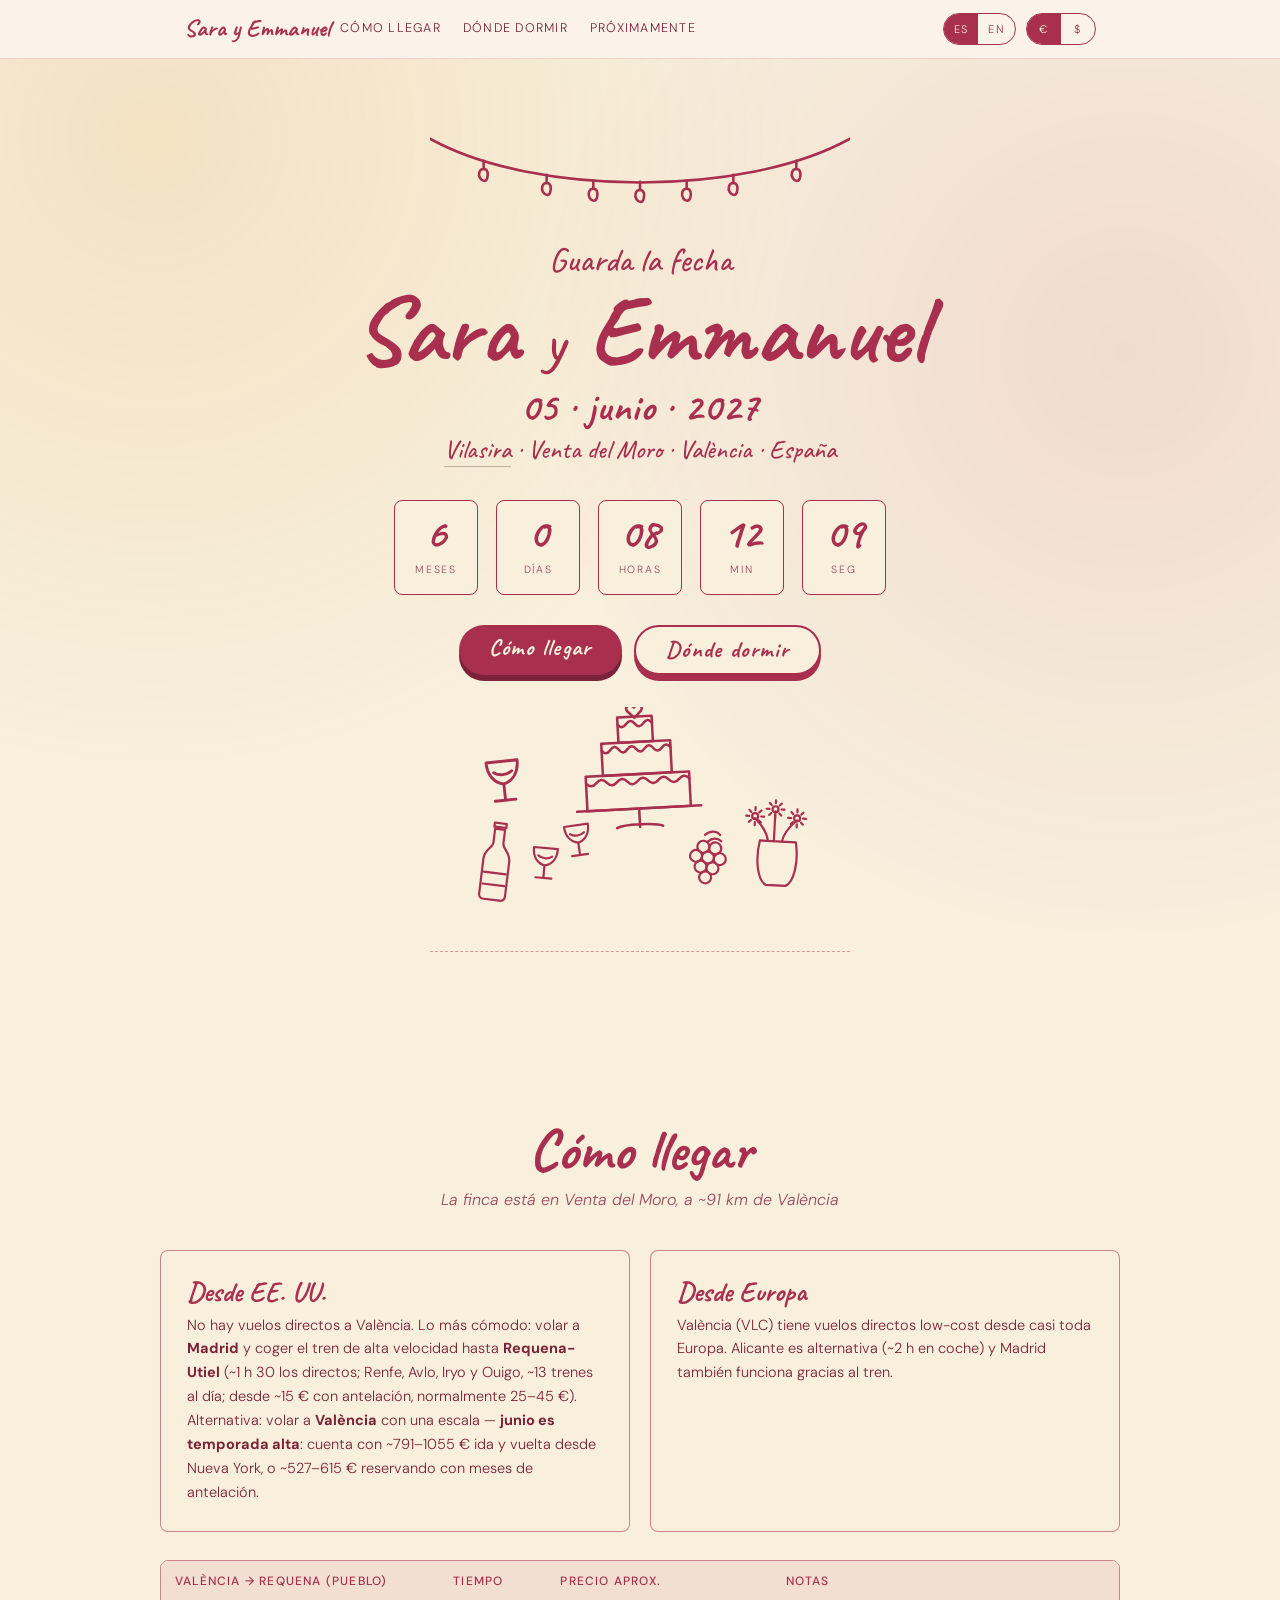
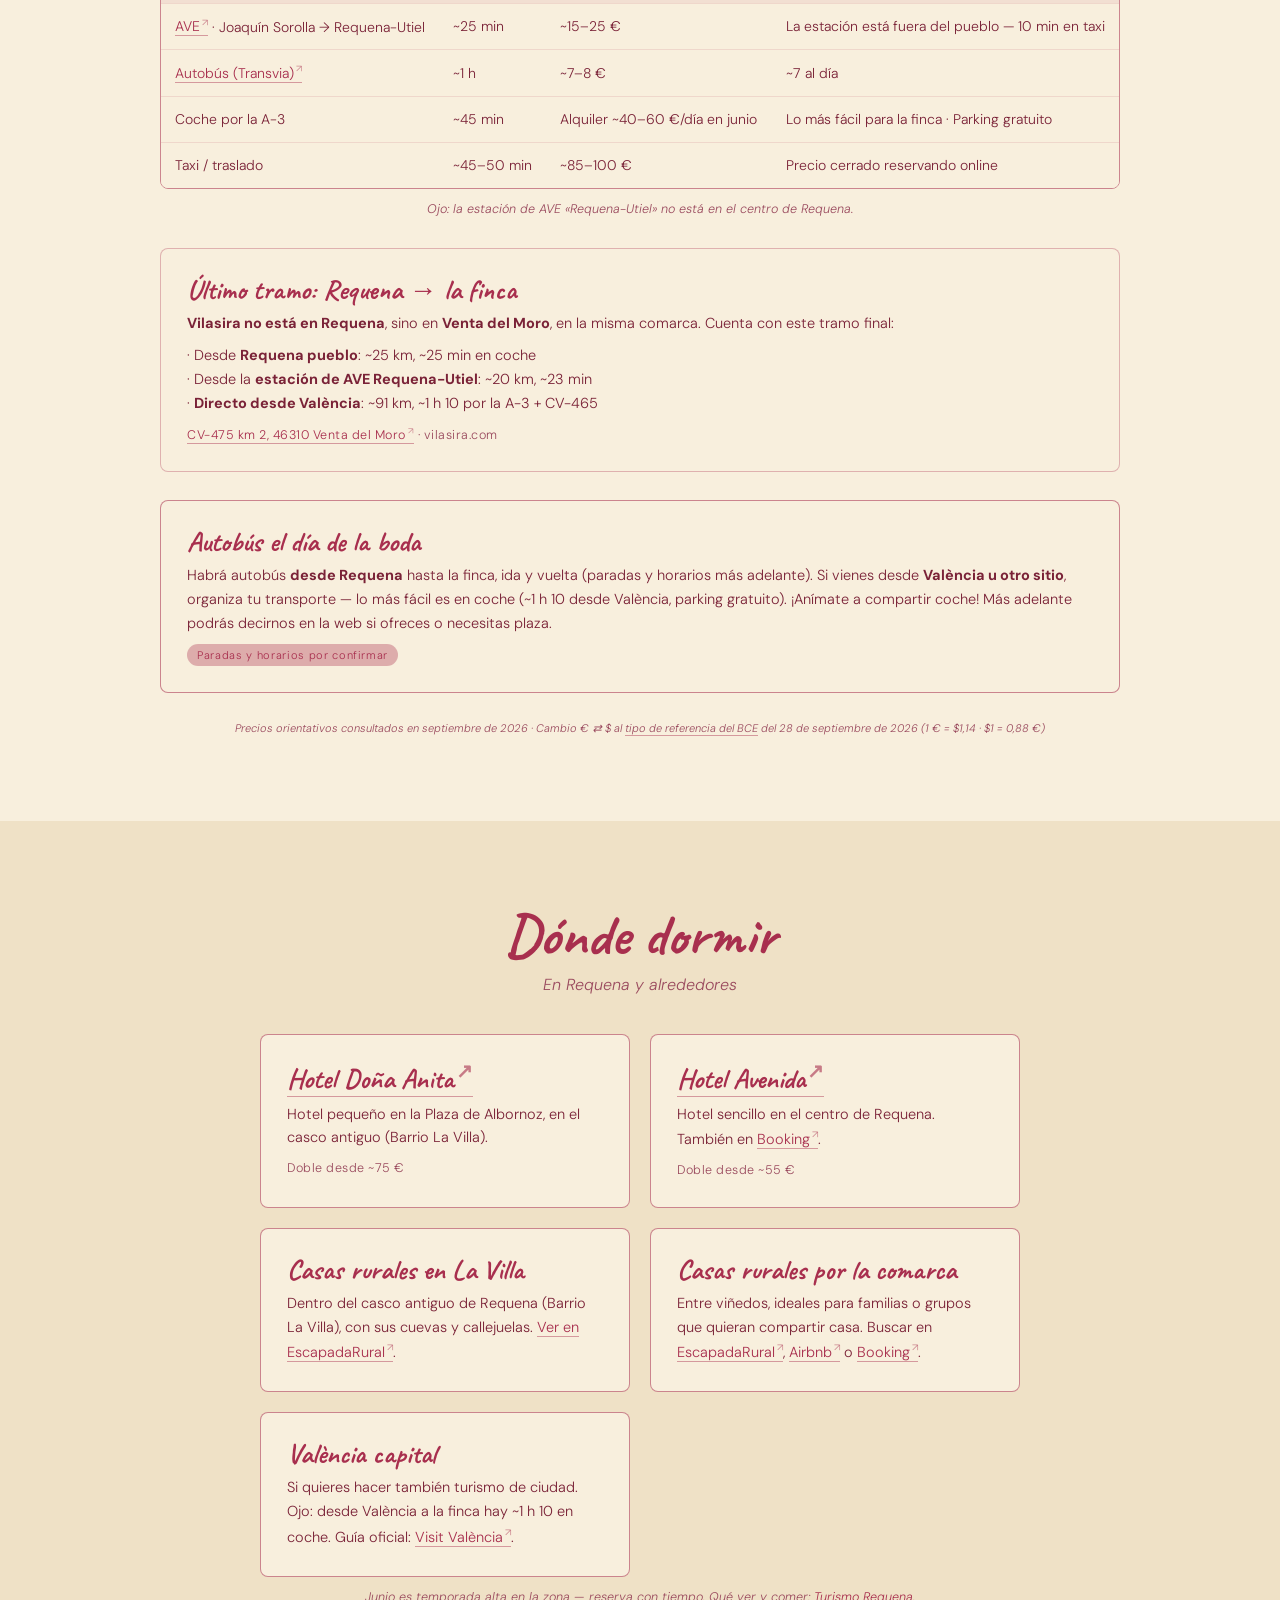
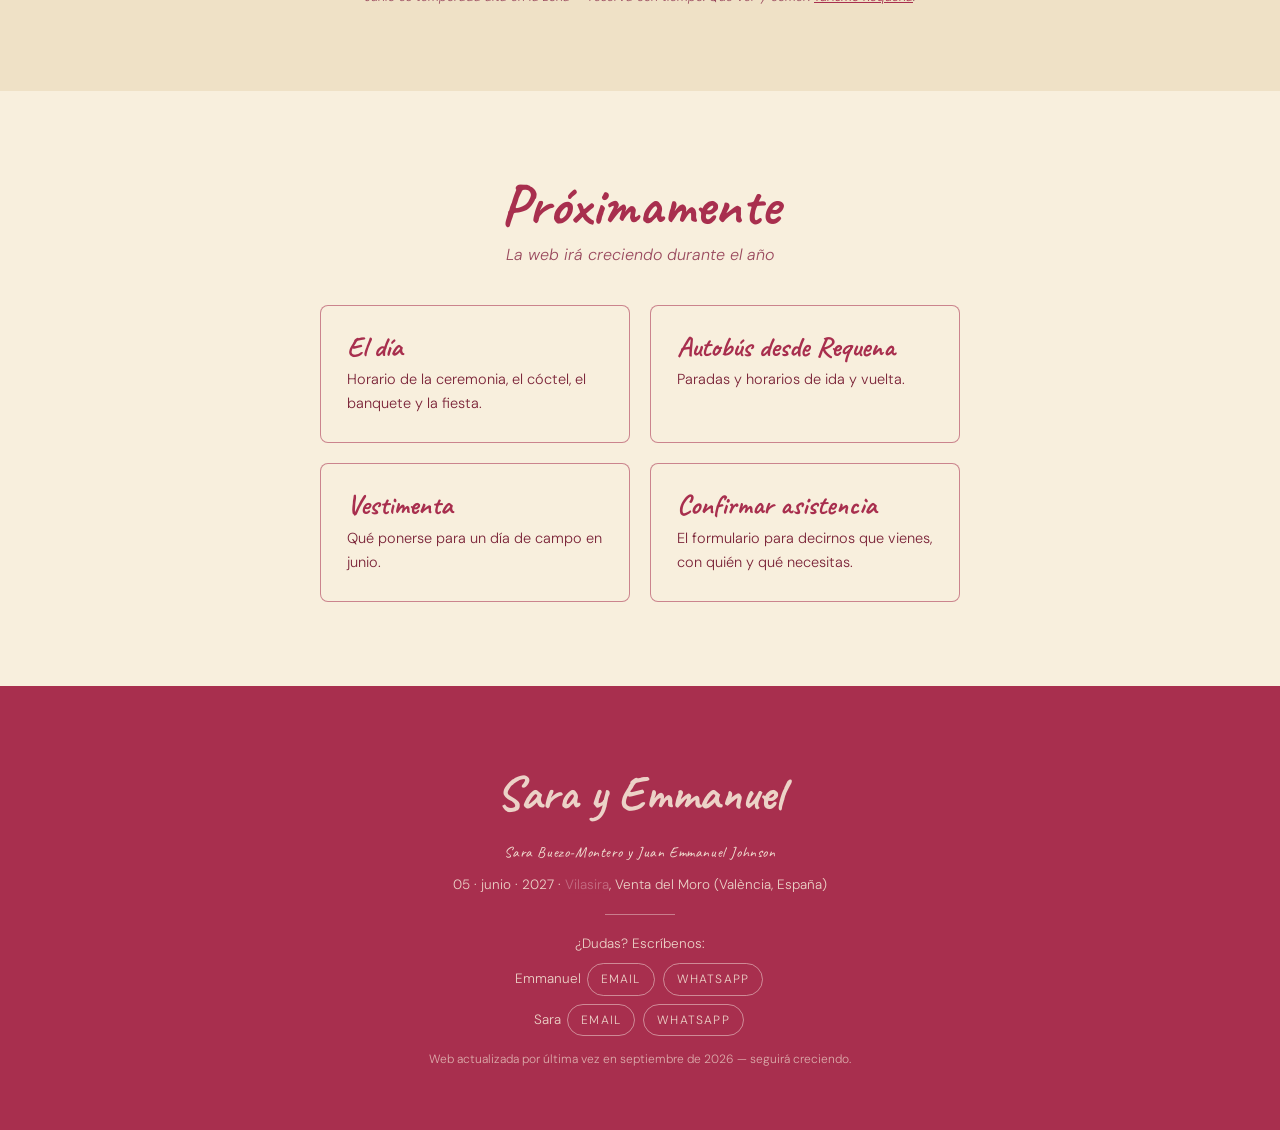
<file: index.html>
<!DOCTYPE html>
<html lang="es">
<head>
<meta charset="utf-8">
<meta name="robots" content="noindex">
<meta name="viewport" content="width=device-width, initial-scale=1, viewport-fit=cover">
<title>Sara &amp; Emmanuel · 5 junio 2027 · Cómo llegar</title>
<link rel="preconnect" href="https://fonts.googleapis.com">
<link rel="preconnect" href="https://fonts.gstatic.com" crossorigin>
<link href="https://fonts.googleapis.com/css2?family=Caveat:wght@500;700&family=DM+Sans:ital,opsz,wght@0,9..40,400;0,9..40,500;1,9..40,400&display=swap" rel="stylesheet">
<style>
  :root{
    --burgundy:#A82F4E;      /* granate de uva: la única tinta */
    --burgundy-lt:#7A2237;   /* granate oscuro: sombras y hover */
    --cream:#F8EFDD;
    --cream-2:#EFE1C6;
    --blush:#C9768B;         /* granate claro: acentos suaves */
    --sage:#9A4A5E;          /* texto secundario */
    --ink:#7A2237;
    --muted:#9A4A5E;
    --radius:8px;
    --maxw:960px;
  }
  *{box-sizing:border-box;margin:0;padding:0}
  html{-webkit-text-size-adjust:100%;scroll-behavior:smooth;scroll-padding-top:72px}
  body{
    background:var(--cream);color:var(--ink);
    font-family:"DM Sans",system-ui,-apple-system,"Segoe UI",sans-serif;font-weight:300;
    line-height:1.65;font-size:16px;-webkit-font-smoothing:antialiased;
  }
  img,svg{max-width:100%}
  a{color:var(--burgundy)}

  /* ===== i18n ===== */
  [data-lang]{display:none}
  body.es [data-lang="es"],body.en [data-lang="en"]{display:block}
  span[data-lang],em[data-lang],strong[data-lang],td[data-lang],th[data-lang],select[data-lang]{display:none}
  body.es span[data-lang="es"],body.en span[data-lang="en"],
  body.es em[data-lang="es"],body.en em[data-lang="en"],
  body.es strong[data-lang="es"],body.en strong[data-lang="en"]{display:inline}
  body.es td[data-lang="es"],body.en td[data-lang="en"],
  body.es th[data-lang="es"],body.en th[data-lang="en"]{display:table-cell}
  body.es select[data-lang="es"],body.en select[data-lang="en"]{display:block}

  /* ===== nav ===== */
  header.nav{
    position:sticky;top:0;z-index:50;
    background:rgba(251,243,234,.93);backdrop-filter:blur(10px);
    border-bottom:1px solid rgba(168,47,78,.16);
  }
  .nav-inner{
    max-width:var(--maxw);margin:0 auto;padding:9px clamp(12px,4vw,24px);
    display:flex;align-items:center;gap:10px;flex-wrap:wrap;
  }
  .nav-inner .lang{margin-left:auto}
  .nav-inner .lang + .lang{margin-left:0}
  @media(max-width:640px){
    .nav-inner .links{order:3;flex-basis:100%;padding-top:6px}
    .nav-inner .lang{margin-left:auto}
    .nav-inner .lang + .lang{margin-left:6px}
  }
  .brand{
    font-family:"Caveat",cursive;font-weight:700;font-size:24px;color:var(--burgundy);
    white-space:nowrap;text-decoration:none;flex:0 0 auto;
  }
  .links{
    flex:1 1 0;min-width:0;display:flex;gap:clamp(10px,2.2vw,22px);overflow-x:auto;
    scrollbar-width:none;-ms-overflow-style:none;
  }
  .links::-webkit-scrollbar{display:none}
  .links a{
    white-space:nowrap;text-decoration:none;color:var(--ink);
    font-size:12.5px;letter-spacing:.1em;text-transform:uppercase;padding:6px 0;
    border-bottom:1.5px solid transparent;
  }
  .links a:hover{border-color:var(--burgundy);color:var(--burgundy)}
  .lang{display:flex;flex:0 0 auto;border:1px solid var(--burgundy);border-radius:999px;overflow:hidden}
  .lang button{
    appearance:none;border:0;background:transparent;color:var(--burgundy);
    font:inherit;font-size:11px;letter-spacing:.12em;padding:6px 10px;cursor:pointer;
  }
  .lang button[aria-pressed="true"]{background:var(--burgundy);color:var(--cream)}

  /* ===== layout ===== */
  section{padding:clamp(48px,9vw,84px) clamp(16px,5vw,24px);position:relative}
  .wrap{max-width:var(--maxw);margin:0 auto}
  .narrow{max-width:660px;margin:0 auto}
  h2{
    font-family:"Caveat",cursive;font-weight:300;
    font-size:clamp(40px,9.5vw,58px);font-weight:700;color:var(--burgundy);line-height:1.05;
    text-align:center;margin-bottom:6px;
  }
  .sub-h{
    text-align:center;font-family:"DM Sans",sans-serif;font-style:italic;font-size:clamp(14px,3.8vw,16px);
    color:var(--sage);margin-bottom:clamp(24px,5vw,36px);
  }
  .alt{background:var(--cream-2)}
  .stamp{
    display:block;text-align:center;font-size:11px;font-style:italic;color:var(--muted);
    margin-top:26px;
  }
  .tbc{
    display:inline-block;background:rgba(168,47,78,.35);color:var(--burgundy);
    border-radius:999px;font-size:11px;letter-spacing:.06em;padding:2px 10px;
    white-space:nowrap;
  }
  .placeholder{
    background:rgba(168,47,78,.4);border-bottom:1.5px dotted var(--blush);
    padding:0 .14em;border-radius:3px;
  }

  /* ===== hero ===== */
  .hero{
    text-align:center;padding-top:clamp(30px,7vw,54px);
    background:
      radial-gradient(circle at 12% 8%, rgba(217,164,65,.16), transparent 45%),
      radial-gradient(circle at 88% 30%, rgba(168,47,78,.10), transparent 45%),
      var(--cream);
    overflow:hidden;
  }
  .hero .arch{width:min(420px,100%);margin:0 auto clamp(10px,3vw,18px);display:block}
  .hero .kicker{
    font-family:"Caveat",cursive;font-weight:500;font-size:clamp(26px,7vw,34px);line-height:1;color:var(--burgundy);
  }
  .hero h1{
    font-family:"Caveat",cursive;font-weight:300;
    font-weight:700;font-size:clamp(54px,15vw,96px);line-height:1;color:var(--burgundy);margin:6px 0 4px;
  }
  .hero h1 .amp{font-weight:500;font-size:.62em;margin:0 .05em}
  .hero .when{
    font-family:"Caveat",cursive;font-weight:700;font-size:clamp(30px,8.5vw,40px);letter-spacing:.02em;
    line-height:1;margin-top:8px;color:var(--burgundy);
  }
  .hero .where{font-family:"Caveat",cursive;font-weight:500;font-size:clamp(21px,6vw,26px);line-height:1.15;color:var(--burgundy);margin-top:8px}
  .hero .where a{color:inherit;text-decoration:none;border-bottom:1.5px solid var(--blush)}
  .hero .scene{display:block;width:min(360px,86%);margin:clamp(22px,5vw,32px) auto 0}

  /* countdown */
  .count{display:flex;justify-content:center;gap:clamp(6px,2vw,18px);margin:clamp(26px,6vw,36px) 0 6px;flex-wrap:wrap}
  .count div{
    min-width:clamp(56px,16vw,84px);background:var(--cream);border:1.5px solid var(--burgundy);
    border-radius:var(--radius);padding:12px 6px;
  }
  .count b{
    display:block;font-family:"Caveat",cursive;font-weight:700;
    font-size:clamp(30px,8vw,42px);color:var(--burgundy);line-height:1;
  }
  .count span{font-size:10.5px;letter-spacing:.16em;text-transform:uppercase;color:var(--muted)}

  .btn{
    display:inline-block;background:var(--burgundy);color:var(--cream);text-decoration:none;
    font-family:"Caveat",cursive;font-weight:700;font-size:clamp(20px,5.4vw,23px);letter-spacing:.06em;
    padding:9px 30px 10px;border-radius:999px;border:0;cursor:pointer;line-height:1.2;
    box-shadow:0 6px 0 var(--burgundy-lt);transition:transform .12s ease,box-shadow .12s ease;
  }
  .btn:active{transform:translateY(4px);box-shadow:0 2px 0 var(--burgundy-lt)}
  .btn.ghost{background:var(--cream);color:var(--burgundy);border:2px solid var(--burgundy);box-shadow:0 6px 0 var(--burgundy)}
  .btn.ghost:active{box-shadow:0 2px 0 var(--burgundy)}
  .btn-row{display:flex;gap:12px;justify-content:center;flex-wrap:wrap;margin-top:clamp(22px,5vw,30px)}

  /* divider dibujado */
  .divider{display:block;width:min(420px,88%);height:0;border-top:1.5px dashed rgba(168,47,78,.45);margin:clamp(30px,6vw,44px) auto 0}

  /* ===== cards / grid ===== */
  .grid{display:grid;gap:clamp(14px,3vw,20px)}
  @media(min-width:680px){ .grid.g2{grid-template-columns:1fr 1fr} .grid.g3{grid-template-columns:repeat(3,1fr)} }
  .card{
    background:var(--cream);border:1.5px solid rgba(168,47,78,.55);border-radius:var(--radius);
    padding:clamp(18px,4.5vw,26px);
  }
  .alt .card{background:var(--cream)}
  .card h3{
    font-family:"Caveat",cursive;font-weight:700;font-size:clamp(24px,6vw,28px);line-height:1.1;
    color:var(--burgundy);margin-bottom:6px;display:flex;align-items:center;gap:9px;
  }
  .card h3 svg{flex:0 0 auto}
  .card p{font-size:14.5px}
  .card .price{display:block;margin-top:8px;font-size:12.5px;color:var(--sage);letter-spacing:.04em}

  /* ===== timeline ===== */
  .timeline{max-width:520px;margin:0 auto;position:relative;padding-left:34px}
  .timeline::before{
    content:"";position:absolute;left:9px;top:8px;bottom:8px;width:2px;
    background:repeating-linear-gradient(180deg,var(--blush) 0 7px,transparent 7px 14px);
  }
  .tl{position:relative;padding:0 0 clamp(22px,5vw,30px)}
  .tl:last-child{padding-bottom:0}
  .tl::before{
    content:"";position:absolute;left:-30px;top:6px;width:14px;height:14px;border-radius:50%;
    background:var(--cream);border:2px solid var(--burgundy);
  }
  .alt .tl::before{background:var(--cream-2)}
  .tl h4{font-family:"Caveat",cursive;font-weight:400;font-size:clamp(17px,4.4vw,20px);color:var(--burgundy)}
  .tl p{font-size:14px;color:var(--muted)}

  /* ===== tabla viaje ===== */
  .table-scroll{overflow-x:auto;-webkit-overflow-scrolling:touch;border-radius:var(--radius);
    border:1.5px solid rgba(168,47,78,.55)}
  table{border-collapse:collapse;width:100%;min-width:520px;font-size:14px;background:var(--cream)}
  th,td{padding:11px 14px;text-align:left;border-bottom:1px solid rgba(168,47,78,.12)}
  th{background:rgba(168,47,78,.08);font-weight:500;font-size:12px;letter-spacing:.1em;
    text-transform:uppercase;color:var(--burgundy)}
  tr:last-child td{border-bottom:0}
  .money{white-space:nowrap}
  .lang.cur button{min-width:34px}
  .stamp a{color:inherit;border-bottom:1px solid rgba(168,47,78,.45);text-decoration:none}
  .hint{font-size:12.5px;color:var(--muted);font-style:italic;margin-top:10px;text-align:center}

  /* enlaces externos */
  .card a,td a,.ans a,footer .lnk{
    color:var(--burgundy);text-decoration:none;
    border-bottom:1px solid rgba(168,47,78,.45);
  }
  .card a:hover,td a:hover,.ans a:hover{border-bottom-color:var(--burgundy);background:rgba(168,47,78,.25)}
  .card a[target]::after,td a[target]::after,.ans a[target]::after{
    content:"↗";font-size:.72em;vertical-align:super;margin-left:2px;opacity:.6;
  }
  footer .lnk{color:var(--blush);border-bottom-color:rgba(168,47,78,.5)}

  /* ===== FAQ ===== */
  details{
    border-bottom:1px solid rgba(168,47,78,.16);padding:14px 0;
  }
  details summary{
    cursor:pointer;list-style:none;font-family:"Caveat",cursive;font-weight:700;font-size:clamp(22px,5.5vw,26px);line-height:1.15;
    color:var(--burgundy);display:flex;justify-content:space-between;gap:12px;align-items:center;
  }
  details summary::-webkit-details-marker{display:none}
  details summary::after{content:"+";font-size:20px;color:var(--blush);flex:0 0 auto}
  details[open] summary::after{content:"–"}
  details .ans{padding-top:10px;font-size:14.5px;color:var(--ink)}

  /* ===== RSVP form ===== */
  form{max-width:560px;margin:0 auto;display:grid;gap:16px}
  label{display:block;font-size:12.5px;letter-spacing:.1em;text-transform:uppercase;
    color:var(--burgundy);margin-bottom:6px;font-weight:500}
  input,select,textarea{
    width:100%;font:inherit;font-size:15px;padding:12px 14px;border-radius:10px;
    border:1px solid rgba(168,47,78,.28);background:var(--cream);color:var(--ink);
  }
  .alt input,.alt select,.alt textarea{background:var(--cream)}
  input:focus,select:focus,textarea:focus{outline:2px solid var(--blush);outline-offset:1px}
  fieldset{border:0}
  .radios{display:flex;gap:10px;flex-wrap:wrap}
  .radios label{
    flex:1 1 150px;display:flex;align-items:center;gap:9px;margin:0;
    border:1px solid rgba(168,47,78,.28);border-radius:10px;padding:12px 14px;
    text-transform:none;letter-spacing:0;font-size:14.5px;color:var(--ink);font-weight:400;cursor:pointer;
  }
  .radios input{width:auto;padding:0}
  .form-note{font-size:12.5px;color:var(--muted);font-style:italic;text-align:center}

  /* ===== footer ===== */
  footer{
    background:var(--burgundy);color:var(--cream);text-align:center;
    padding:clamp(40px,8vw,60px) 20px;
  }
  footer .names{font-family:"Caveat",cursive;font-weight:700;font-size:clamp(36px,9vw,48px)}
  footer p{font-size:13.5px;opacity:.85;margin-top:8px}
  footer a{color:var(--blush)}
  footer .contact p{margin-top:8px;font-size:13.5px;line-height:1.7}
  footer .cbtn{
    appearance:none;font:inherit;font-size:12px;letter-spacing:.1em;text-transform:uppercase;
    color:var(--cream);background:transparent;border:1px solid rgba(251,243,234,.55);
    border-radius:999px;padding:5px 13px;margin:0 2px;cursor:pointer;
  }
  footer .cbtn:hover{background:rgba(251,243,234,.12)}
  footer .sep{width:70px;height:1px;background:rgba(251,243,234,.4);margin:18px auto}
</style>
<link rel="stylesheet" href="rsvp/rsvp.css">
</head>
<body class="es">

<header class="nav">
  <div class="nav-inner">
    <a class="brand" href="#top">Sara <span data-lang="es">y</span><span data-lang="en">and</span> Emmanuel</a>
    <nav class="links">
      <a href="#llegar"><span data-lang="es">Cómo llegar</span><span data-lang="en">Travel</span></a>
      <a href="#dormir"><span data-lang="es">Dónde dormir</span><span data-lang="en">Stay</span></a>
      <a href="#rsvp" id="nav-rsvp" hidden><span data-lang="es">Confirmar</span><span data-lang="en">RSVP</span></a>
      <a href="#pronto"><span data-lang="es">Próximamente</span><span data-lang="en">Coming soon</span></a>
    </nav>
    <div class="lang" role="group" aria-label="Idioma / Language">
      <button id="btn-es" aria-pressed="true">ES</button>
      <button id="btn-en" aria-pressed="false">EN</button>
    </div>
    <div class="lang cur" role="group" aria-label="Moneda / Currency">
      <button id="cur-eur" aria-pressed="true">€</button>
      <button id="cur-usd" aria-pressed="false">$</button>
    </div>
  </div>
</header>

<!-- ============ HERO ============ -->
<section class="hero" id="top">
  <div class="wrap">
    <!-- arco botánico dibujado a mano -->
    <svg class="arch" viewBox="0 0 360 96" fill="none" stroke="#A82F4E" stroke-width="2.2"
         stroke-linecap="round" stroke-linejoin="round" aria-hidden="true">
      <defs><g id="bulb"><path d="M0 0v7"/><path d="M0 7c-4 0-5 5-3 8s5 3 6 0 1-8-3-8z"/></g></defs>
      <path d="M0 22C90 72 270 72 360 22"/>
      <use href="#bulb" x="46" y="41"/><use href="#bulb" x="100" y="53"/><use href="#bulb" x="140" y="58"/>
      <use href="#bulb" x="180" y="59"/><use href="#bulb" x="220" y="58"/><use href="#bulb" x="260" y="53"/><use href="#bulb" x="314" y="41"/>
    </svg>

    <p class="kicker"><span data-lang="es">Guarda la fecha</span><span data-lang="en">Save the Date</span></p>
    <h1>Sara <span class="amp"><span data-lang="es">y</span><span data-lang="en">and</span></span> Emmanuel</h1>
    <p class="when">05 · <span data-lang="es">junio</span><span data-lang="en">June</span> · 2027</p>
    <p class="where"><a href="https://vilasira.com/" target="_blank" rel="noopener" style="color:inherit;border-bottom:1px solid rgba(138,117,112,.5);text-decoration:none">Vilasira</a> · Venta del Moro · València · <span data-lang="es">España</span><span data-lang="en">Spain</span></p>

    <div class="count" id="count">
      <div><b id="cd-mo">—</b><span data-lang="es">meses</span><span data-lang="en">months</span></div>
      <div><b id="cd-d">—</b><span data-lang="es">días</span><span data-lang="en">days</span></div>
      <div><b id="cd-h">—</b><span data-lang="es">horas</span><span data-lang="en">hours</span></div>
      <div><b id="cd-m">—</b><span data-lang="es">min</span><span data-lang="en">min</span></div>
      <div><b id="cd-s">—</b><span data-lang="es">seg</span><span data-lang="en">sec</span></div>
    </div>

    <div class="btn-row">
      <a class="btn" href="#llegar"><span data-lang="es">Cómo llegar</span><span data-lang="en">How to Get There</span></a>
      <a class="btn ghost" href="#dormir"><span data-lang="es">Dónde dormir</span><span data-lang="en">Where to Stay</span></a>
    </div>

    <svg class="scene" viewBox="0 0 360 200" fill="none" stroke="#A82F4E" stroke-width="2.2"
         stroke-linecap="round" stroke-linejoin="round" aria-hidden="true">
      <defs>
        <g id="copa2"><path d="M0 0h24c0 10-5 16-12 17.5C5 16 0 10 0 0z"/><path d="M12 17.5V30M4 30h16"/><path d="M5 8c4 3 10 3 14 0"/></g>
        <g id="fl2"><circle r="3"/><path d="M0-9v3M0 6v3M-9 0h3M6 0h3M-6-6l2 2M4 4l2 2M6-6l-2 2M-4 4l-2 2"/></g>
      </defs>
      <g transform="translate(120,10) rotate(-3 50 60) scale(1.15)">
        <path d="M35 0h30v22H35z"/><path d="M35 6q3.75 5 7.5 0t7.5 0t7.5 0t7.5 0"/>
        <path d="M20 22h60v28H20z"/><path d="M20 28q3.75 5 7.5 0t7.5 0t7.5 0t7.5 0t7.5 0t7.5 0t7.5 0t7.5 0"/>
        <path d="M5 50h90v30H5z"/><path d="M5 56q4.5 5 9 0t9 0t9 0t9 0t9 0t9 0t9 0t9 0t9 0t9 0"/>
        <path d="M-4 80h108M50 80v16M30 96c6-3 34-3 40 0"/>
        <path d="M50-8c-3-4-9-1-6 3l6 6 6-6c3-4-3-7-6-3z"/>
      </g>
      <g transform="translate(26,56) rotate(-6) scale(1.3)"><use href="#copa2"/></g>
      <g transform="translate(22,114) rotate(7)"><path d="M13 0h12v4H13z"/><path d="M14 6h10v14c0 5 8 8 8 17v35c0 3-2 5-5 5H11c-3 0-5-2-5-5V37c0-9 8-12 8-17V6z"/><path d="M8 50h22M8 62h22"/></g>
      <g transform="translate(74,140) rotate(5)"><use href="#copa2"/></g>
      <g transform="translate(104,120) rotate(-8)"><use href="#copa2"/></g>
      <g transform="translate(232,120) rotate(8)"><path d="M14 6c4-5 11-6 15-2M18 12c3-4 9-5 13-2"/><circle cx="14" cy="18" r="6"/><circle cx="26" cy="18" r="6"/><circle cx="8" cy="28" r="6"/><circle cx="20" cy="28" r="6"/><circle cx="32" cy="28" r="6"/><circle cx="14" cy="38" r="6"/><circle cx="26" cy="38" r="6"/><circle cx="20" cy="48" r="6"/></g>
      <g transform="translate(292,93) rotate(3)"><path d="M10 40c-4 20 0 40 8 44h20c8-4 12-24 8-44z"/><path d="M24 40V10M18 40c-2-12-10-18-14-22M32 40c2-12 10-18 14-22"/>
        <use href="#fl2" x="24" y="8"/><use href="#fl2" x="4" y="16"/><use href="#fl2" x="46" y="16"/></g>
    </svg>
    <div class="divider"></div>
  </div>
</section>


<!-- ============ CÓMO LLEGAR ============ -->
<section id="llegar">
  <div class="wrap">
    <h2><span data-lang="es">Cómo llegar</span><span data-lang="en">Getting There</span></h2>
    <p class="sub-h"><span data-lang="es">La finca está en Venta del Moro, a ~91 km de València</span><span data-lang="en">The venue is in Venta del Moro, ~91 km / 57 mi from València</span></p>

    <div class="grid g2" style="margin-bottom:clamp(20px,4vw,28px)">
      <div class="card">
        <h3><span data-lang="es">Desde EE. UU.</span><span data-lang="en">From the US</span></h3>
        <p><span data-lang="es">No hay vuelos directos a València. Lo más cómodo: volar a <strong>Madrid</strong> y coger el tren de alta velocidad hasta <strong>Requena-Utiel</strong> (~1 h 30 los directos; Renfe, Avlo, Iryo y Ouigo, ~13 trenes al día; desde <span class="money" data-eur="15" data-t="1"></span> con antelación, normalmente <span class="money" data-eur="25-45"></span>). Alternativa: volar a <strong>València</strong> con una escala — <strong>junio es temporada alta</strong>: cuenta con <span class="money" data-usd="900-1200" data-t="1"></span> ida y vuelta desde Nueva York, o <span class="money" data-usd="600-700" data-t="1"></span> reservando con meses de antelación.</span>
           <span data-lang="en">There are no direct flights to València. Easiest: fly to <strong>Madrid</strong>, then the high-speed train to <strong>Requena-Utiel</strong> (~1 h 30 min direct; Renfe, Avlo, Iryo and Ouigo, ~13 trains/day; from <span class="money" data-eur="15" data-t="1"></span> booked ahead, typically <span class="money" data-eur="25-45"></span>). Alternative: fly to <strong>València</strong> with one connection — <strong>June is peak season</strong>: expect <span class="money" data-usd="900-1200" data-t="1"></span> round trip from New York, or <span class="money" data-usd="600-700" data-t="1"></span> if you book months ahead.</span></p>
      </div>
      <div class="card">
        <h3><span data-lang="es">Desde Europa</span><span data-lang="en">From Europe</span></h3>
        <p><span data-lang="es">València (VLC) tiene vuelos directos low-cost desde casi toda Europa. Alicante es alternativa (~2 h en coche) y Madrid también funciona gracias al tren.</span>
           <span data-lang="en">València (VLC) has direct budget flights from most major European cities. Alicante is a backup (~2 h drive), and Madrid works too thanks to the train.</span></p>
      </div>
    </div>

    <div class="table-scroll">
      <table>
        <thead>
          <tr>
            <th data-lang="es">València → Requena (pueblo)</th><th data-lang="en">València → Requena (town)</th>
            <th data-lang="es">Tiempo</th><th data-lang="en">Time</th>
            <th data-lang="es">Precio aprox.</th><th data-lang="en">Approx. price</th>
            <th data-lang="es">Notas</th><th data-lang="en">Notes</th>
          </tr>
        </thead>
        <tbody>
          <tr>
            <td data-lang="es"><a href="https://www.renfe.com/es/es" target="_blank" rel="noopener">AVE</a> · Joaquín Sorolla → Requena-Utiel</td><td data-lang="en"><a href="https://www.renfe.com/es/en" target="_blank" rel="noopener">High-speed train</a> · Joaquín Sorolla → Requena-Utiel</td>
            <td data-lang="es">~25 min</td><td data-lang="en">~25 min</td>
            <td data-lang="es"><span class="money" data-eur="15-25" data-t="1"></span></td><td data-lang="en"><span class="money" data-eur="15-25" data-t="1"></span></td>
            <td data-lang="es">La estación está fuera del pueblo — 10 min en taxi</td><td data-lang="en">Station is outside town — 10 min taxi</td>
          </tr>
          <tr>
            <td data-lang="es"><a href="https://www.requena.es/pagina/como-llegar-requena" target="_blank" rel="noopener">Autobús (Transvia)</a></td><td data-lang="en"><a href="https://www.requena.es/pagina/como-llegar-requena" target="_blank" rel="noopener">Bus (Transvia)</a></td>
            <td data-lang="es">~1 h</td><td data-lang="en">~1 h</td>
            <td data-lang="es"><span class="money" data-eur="7-8" data-t="1"></span></td><td data-lang="en"><span class="money" data-eur="7-8" data-t="1"></span></td>
            <td data-lang="es">~7 al día</td><td data-lang="en">~7 a day</td>
          </tr>
          <tr>
            <td data-lang="es">Coche por la A-3</td><td data-lang="en">Car via the A-3</td>
            <td data-lang="es">~45 min</td><td data-lang="en">~45 min</td>
            <td data-lang="es">Alquiler <span class="money" data-eur="40-60" data-t="1"></span>/día en junio</td><td data-lang="en">Rental <span class="money" data-eur="40-60" data-t="1"></span>/day in June</td>
            <td data-lang="es">Lo más fácil para la finca · Parking gratuito</td><td data-lang="en">Easiest for the venue · Free parking</td>
          </tr>
          <tr>
            <td data-lang="es">Taxi / traslado</td><td data-lang="en">Taxi / transfer</td>
            <td data-lang="es">~45–50 min</td><td data-lang="en">~45–50 min</td>
            <td data-lang="es"><span class="money" data-eur="85-100" data-t="1"></span></td><td data-lang="en"><span class="money" data-eur="85-100" data-t="1"></span></td>
            <td data-lang="es">Precio cerrado reservando online</td><td data-lang="en">Fixed price if booked online</td>
          </tr>
        </tbody>
      </table>
    </div>
    <p class="hint"><span data-lang="es">Ojo: la estación de AVE «Requena-Utiel» no está en el centro de Requena.</span>
       <span data-lang="en">Heads up: the "Requena-Utiel" high-speed station is not in Requena town centre.</span></p>

    <div class="card" style="margin-top:clamp(20px,4vw,28px);border-color:rgba(168,47,78,.32)">
      <h3><span data-lang="es">Último tramo: Requena → la finca</span><span data-lang="en">Last Leg: Requena → The Venue</span></h3>
      <p><span data-lang="es"><strong>Vilasira no está en Requena</strong>, sino en <strong>Venta del Moro</strong>, en la misma comarca. Cuenta con este tramo final:</span>
         <span data-lang="en"><strong>Vilasira is not in Requena itself</strong> — it's in <strong>Venta del Moro</strong>, in the same district. Budget for this final leg:</span></p>
      <p style="margin-top:8px">
        <span data-lang="es">· Desde <strong>Requena pueblo</strong>: ~25 km, ~25 min en coche<br>
        · Desde la <strong>estación de AVE Requena-Utiel</strong>: ~20 km, ~23 min<br>
        · <strong>Directo desde València</strong>: ~91 km, ~1 h 10 por la A-3 + CV-465</span>
        <span data-lang="en">· From <strong>Requena town</strong>: ~25 km / 16 mi, ~25 min by car<br>
        · From <strong>Requena-Utiel station</strong>: ~20 km / 12 mi, ~23 min<br>
        · <strong>Straight from València</strong>: ~91 km / 57 mi, ~1 h 10 via the A-3 + CV-465</span>
      </p>
      <span class="price"><a href="https://vilasira.com/" target="_blank" rel="noopener">CV-475 km 2, 46310 Venta del Moro</a> · vilasira.com</span>
    </div>

    <div class="card" style="margin-top:clamp(20px,4vw,28px)">
      <h3><span data-lang="es">Autobús el día de la boda</span><span data-lang="en">Wedding-Day Shuttle</span></h3>
      <p><span data-lang="es">Habrá autobús <strong>desde Requena</strong> hasta la finca, ida y vuelta (paradas y horarios más adelante). Si vienes desde <strong>València u otro sitio</strong>, organiza tu transporte — lo más fácil es en coche (~1 h 10 desde València, parking gratuito). ¡Anímate a compartir coche! Más adelante podrás decirnos en la web si ofreces o necesitas plaza.</span>
         <span data-lang="en">A shuttle bus will run <strong>from Requena</strong> to the venue and back (stops and times to come). Coming from <strong>València or elsewhere</strong>? Please arrange your own transport — a car is easiest (~1 h 10 from València, free parking). We encourage carpooling: you'll be able to offer or request a seat here later on.</span></p>
      <span class="price"><span class="tbc"><span data-lang="es">Paradas y horarios por confirmar</span><span data-lang="en">Stops &amp; times TBC</span></span></span>
    </div>
    <em class="stamp"><span data-lang="es">Precios orientativos consultados en septiembre de 2026 · Cambio € ⇄ $ al <a href="https://www.ecb.europa.eu/stats/policy_and_exchange_rates/euro_reference_exchange_rates/html/eurofxref-graph-usd.en.html" target="_blank" rel="noopener">tipo de referencia del BCE</a> del 28 de septiembre de 2026 (1 € = $<span class="rate"></span> · $1 = <span class="rate-inv"></span> €)</span><span data-lang="en">Ballpark prices checked September 2026 · Currency conversion at the <a href="https://www.ecb.europa.eu/stats/policy_and_exchange_rates/euro_reference_exchange_rates/html/eurofxref-graph-usd.en.html" target="_blank" rel="noopener">ECB reference rate</a> of 28 September 2026 (1 € = $<span class="rate"></span> · $1 = <span class="rate-inv"></span> €)</span></em>
  </div>
</section>

<!-- ============ DÓNDE DORMIR ============ -->
<section class="alt" id="dormir">
  <div class="wrap">
    <h2><span data-lang="es">Dónde dormir</span><span data-lang="en">Where to Stay</span></h2>
    <p class="sub-h"><span data-lang="es">En Requena y alrededores</span><span data-lang="en">In and around Requena</span></p>

    <div class="grid g2 narrow" style="max-width:760px">
      <div class="card">
        <h3><a href="https://www.hoteldonaanita.com/" target="_blank" rel="noopener">Hotel Doña Anita</a></h3>
        <p><span data-lang="es">Hotel pequeño en la Plaza de Albornoz, en el casco antiguo (Barrio La Villa).</span>
           <span data-lang="en">Small hotel on Plaza de Albornoz, in the old town (Barrio La Villa).</span></p>
        <span class="price"><span data-lang="es">Doble desde <span class="money" data-eur="75" data-t="1"></span></span><span data-lang="en">Double from <span class="money" data-eur="75" data-t="1"></span></span></span>
      </div>
      <div class="card">
        <h3><a href="https://www.hotelavenidarequena.es/" target="_blank" rel="noopener">Hotel Avenida</a></h3>
        <p><span data-lang="es">Hotel sencillo en el centro de Requena. También en <a href="https://www.booking.com/hotel/es/avenida-requena.html" target="_blank" rel="noopener">Booking</a>.</span>
           <span data-lang="en">Simple hotel in the centre of Requena. Also on <a href="https://www.booking.com/hotel/es/avenida-requena.html" target="_blank" rel="noopener">Booking</a>.</span></p>
        <span class="price"><span data-lang="es">Doble desde <span class="money" data-eur="55" data-t="1"></span></span><span data-lang="en">Double from <span class="money" data-eur="55" data-t="1"></span></span></span>
      </div>
      <div class="card">
        <h3><span data-lang="es">Casas rurales en La Villa</span><span data-lang="en">Country Houses in La Villa</span></h3>
        <p><span data-lang="es">Dentro del casco antiguo de Requena (Barrio La Villa), con sus cuevas y callejuelas. <a href="https://www.escapadarural.com/casas-rurales/requena/barrio-de-la-villa" target="_blank" rel="noopener">Ver en EscapadaRural</a>.</span>
           <span data-lang="en">Inside Requena's old town (Barrio La Villa), with its caves and narrow streets. <a href="https://www.escapadarural.com/casas-rurales/requena/barrio-de-la-villa" target="_blank" rel="noopener">See on EscapadaRural</a>.</span></p>
      </div>
      <div class="card">
        <h3><span data-lang="es">Casas rurales por la comarca</span><span data-lang="en">Country Houses Around the Area</span></h3>
        <p><span data-lang="es">Entre viñedos, ideales para familias o grupos que quieran compartir casa. Buscar en <a href="https://www.escapadarural.com/casas-rurales/requena" target="_blank" rel="noopener">EscapadaRural</a>, <a href="https://www.airbnb.com/requena-utiel-spain/stays" target="_blank" rel="noopener">Airbnb</a> o <a href="https://www.booking.com/" target="_blank" rel="noopener">Booking</a>.</span>
           <span data-lang="en">Among the vineyards — great for families or groups sharing a house. Search <a href="https://www.escapadarural.com/casas-rurales/requena" target="_blank" rel="noopener">EscapadaRural</a>, <a href="https://www.airbnb.com/requena-utiel-spain/stays" target="_blank" rel="noopener">Airbnb</a> or <a href="https://www.booking.com/" target="_blank" rel="noopener">Booking</a>.</span></p>
      </div>
      <div class="card">
        <h3><span data-lang="es">València capital</span><span data-lang="en">València City</span></h3>
        <p><span data-lang="es">Si quieres hacer también turismo de ciudad. Ojo: desde València a la finca hay ~1 h 10 en coche. Guía oficial: <a href="https://www.visitvalencia.com/" target="_blank" rel="noopener">Visit València</a>.</span>
           <span data-lang="en">If you'd like some city time too. Note: València to the venue is ~1 h 10 by car. Official guide: <a href="https://www.visitvalencia.com/en" target="_blank" rel="noopener">Visit València</a>.</span></p>
      </div>
    </div>
    <p class="hint"><span data-lang="es">Junio es temporada alta en la zona — reserva con tiempo. Qué ver y comer: <a href="https://www.turismorequena.es/" target="_blank" rel="noopener">Turismo Requena</a>.</span>
       <span data-lang="en">June is high season around here — book early. What to see and eat: <a href="https://www.turismorequena.es/" target="_blank" rel="noopener">Turismo Requena</a>.</span></p>
  </div>
</section>





<!-- ============ RSVP ============
     Oculta hasta que rsvp/config.js tenga la URL del Apps Script. Prueba local: ?mock=1 (nombre: Ana Prueba)
     Diseño: docs/rsvp-design.md -->
<section id="rsvp" hidden>
  <div class="wrap narrow">
    <h2><span data-lang="es">Confirmar asistencia</span><span data-lang="en">RSVP</span></h2>
    <p class="sub-h"><span data-lang="es">Busca tu nombre y responde por toda tu invitación</span><span data-lang="en">Find your name and reply for everyone on your invitation</span></p>
    <div id="rsvp-app"></div>
  </div>
</section>

<!-- ============ PRÓXIMAMENTE ============ -->
<section id="pronto">
  <div class="wrap narrow" style="text-align:center">
    <h2><span data-lang="es">Próximamente</span><span data-lang="en">Coming Soon</span></h2>
    <p class="sub-h"><span data-lang="es">La web irá creciendo durante el año</span><span data-lang="en">This site will keep growing through the year</span></p>
    <div class="grid g2" style="text-align:left;max-width:640px;margin:0 auto">
      <div class="card"><h3><span data-lang="es">El día</span><span data-lang="en">The Day</span></h3>
        <p><span data-lang="es">Horario de la ceremonia, el cóctel, el banquete y la fiesta.</span><span data-lang="en">Times for the ceremony, cocktail, dinner and party.</span></p></div>
      <div class="card"><h3><span data-lang="es">Autobús desde Requena</span><span data-lang="en">Shuttle from Requena</span></h3>
        <p><span data-lang="es">Paradas y horarios de ida y vuelta.</span><span data-lang="en">Stops and times, there and back.</span></p></div>
      <div class="card"><h3><span data-lang="es">Vestimenta</span><span data-lang="en">Dress Code</span></h3>
        <p><span data-lang="es">Qué ponerse para un día de campo en junio.</span><span data-lang="en">What to wear for a June day in the countryside.</span></p></div>
      <div class="card" id="pronto-rsvp"><h3><span data-lang="es">Confirmar asistencia</span><span data-lang="en">RSVP</span></h3>
        <p><span data-lang="es">El formulario para decirnos que vienes, con quién y qué necesitas.</span><span data-lang="en">The form to tell us you're coming, with whom, and what you need.</span></p></div>
    </div>
  </div>
</section>

<footer>
  <p class="names">Sara <span data-lang="es">y</span><span data-lang="en">and</span> Emmanuel</p>
  <p style="font-family:'Caveat',cursive;font-size:15px;opacity:.9;letter-spacing:.04em">
     Sara Buezo-Montero <span data-lang="es">y</span><span data-lang="en">and</span> Juan Emmanuel Johnson</p>
  <p>05 · <span data-lang="es">junio</span><span data-lang="en">June</span> · 2027 · <a class="lnk" href="https://vilasira.com/" target="_blank" rel="noopener">Vilasira</a>, Venta del Moro (València, <span data-lang="es">España</span><span data-lang="en">Spain</span>)</p>
  <div class="sep"></div>
  <p><span data-lang="es">¿Dudas? Escríbenos:</span><span data-lang="en">Questions? Message us:</span></p>
  <div class="contact">
    <p>Emmanuel
       <button type="button" class="cbtn" data-k="e" data-u="19nosnhojname" data-d="moc.liamg">Email</button>
       <button type="button" class="cbtn" data-k="w" data-n="969311836">WhatsApp</button></p>
    <p>Sara
       <button type="button" class="cbtn" data-k="e" data-u="ozeubs.aras" data-d="moc.liamg">Email</button>
       <button type="button" class="cbtn" data-k="w" data-n="270681926">WhatsApp</button></p>
  </div>
  <p style="margin-top:14px;font-size:12px;opacity:.65">
    <span data-lang="es">Web actualizada por última vez en septiembre de 2026 — seguirá creciendo.</span>
    <span data-lang="en">Site last updated September 2026 — it'll keep growing.</span></p>
</footer>

<script>
  /* idioma */
  const b=document.body,es=document.getElementById('btn-es'),en=document.getElementById('btn-en');
  function set(l, push=true){
    b.className=l;
    es.setAttribute('aria-pressed',l==='es'); en.setAttribute('aria-pressed',l==='en');
    document.documentElement.lang=l;
    /* solo se envía el desplegable del idioma visible */
    document.querySelectorAll('select[data-lang]').forEach(x=>x.disabled = x.dataset.lang!==l);
    if(push){ const u=new URL(location); u.searchParams.set('lang',l); history.replaceState(null,'',u); }
    if (document.body.dataset.cur) renderMoney();   /* solo tras inicializar la moneda */
  }
  es.onclick=()=>set('es'); en.onclick=()=>set('en');
  /* idioma inicial: ?lang=en en la URL, si no, español */
  set(new URLSearchParams(location.search).get('lang')==='en' ? 'en' : 'es', false);

  /* cuenta atrás — 5 junio 2027, 12:00 hora peninsular (CEST = UTC+2) */
  const target = Date.parse('2027-06-05T12:00:00+02:00');
  const el={mo:document.getElementById('cd-mo'),d:document.getElementById('cd-d'),h:document.getElementById('cd-h'),
            m:document.getElementById('cd-m'),s:document.getElementById('cd-s')};
  /* suma meses de calendario sin desbordar (31 ene + 1 mes = 28/29 feb, no 3 mar) */
  function addMonths(d, n){
    const r = new Date(d), day = r.getDate();
    r.setDate(1); r.setMonth(r.getMonth() + n);
    r.setDate(Math.min(day, new Date(r.getFullYear(), r.getMonth() + 1, 0).getDate()));
    return r;
  }
  function tick(){
    const now = new Date();
    let months = 0;
    while (addMonths(now, months + 1) <= target) months++;
    let ms = target - addMonths(now, months);
    if (target - now < 0) { months = 0; ms = 0; }
    const s = Math.floor(ms/1000);
    el.mo.textContent = months;
    el.d.textContent = Math.floor(s/86400);
    el.h.textContent = String(Math.floor(s%86400/3600)).padStart(2,'0');
    el.m.textContent = String(Math.floor(s%3600/60)).padStart(2,'0');
    el.s.textContent = String(s%60).padStart(2,'0');
  }
  tick(); setInterval(tick,1000);

  /* contacto: los datos no están en el HTML; se montan al pulsar (anti-scrapers) */
  const r = x => x.split('').reverse().join('');
  document.querySelectorAll('footer .cbtn').forEach(btn => {
    btn.addEventListener('click', () => {
      let href, label;
      if (btn.dataset.k === 'e') {
        const addr = r(btn.dataset.u) + '@' + r(btn.dataset.d);
        href = 'mailto:' + addr; label = addr;
      } else {
        const num = '34' + r(btn.dataset.n);
        href = 'https://wa.me/' + num;
        label = '+34 ' + num.slice(2).replace(/(\d{3})(\d{3})(\d{3})/, '$1 $2 $3');
      }
      const a = document.createElement('a');
      a.href = href; a.textContent = label; a.className = 'lnk';
      if (btn.dataset.k === 'w') { a.target = '_blank'; a.rel = 'noopener'; }
      btn.replaceWith(a);
      a.click();
    });
  });

  /* precios: cada importe se guarda en euros (o en dólares, los vuelos) y se pinta en la moneda
     elegida. Para actualizar el cambio: RATE aquí y la fecha en la nota. Tipo de referencia del BCE. */
  const RATE = 1.1378;
  const cEur = document.getElementById('cur-eur'), cUsd = document.getElementById('cur-usd');
  function renderMoney(){
    const cur = document.body.dataset.cur || 'eur';
    document.querySelectorAll('.money').forEach(e => {
      const es = !!e.closest('[data-lang="es"]');
      const src = e.dataset.eur != null ? 'eur' : 'usd';
      let n = (e.dataset.eur ?? e.dataset.usd).split('-').map(Number);
      if (src !== cur) n = n.map(v => Math.round(cur === 'usd' ? v * RATE : v / RATE));
      const fmt = v => v.toLocaleString(es ? 'es-ES' : 'en-US');
      const r = n.map(fmt).join('–'), t = e.dataset.t ? '~' : '';
      e.textContent = cur === 'usd' ? `${t}$${r}` : `${t}${r} €`;   /* $ delante, € detrás, en ambos idiomas */
    });
    const dec = (v, es) => v.toFixed(2).replace('.', es ? ',' : '.');
    document.querySelectorAll('.rate').forEach(e => e.textContent = dec(RATE, !!e.closest('[data-lang="es"]')));
    document.querySelectorAll('.rate-inv').forEach(e => e.textContent = dec(1/RATE, !!e.closest('[data-lang="es"]')));
  }
  function setCur(c, push=true){
    document.body.dataset.cur = c;
    cEur.setAttribute('aria-pressed', c==='eur'); cUsd.setAttribute('aria-pressed', c==='usd');
    renderMoney();
    if(push){ const u=new URL(location); u.searchParams.set('cur',c); history.replaceState(null,'',u); }
  }
  cEur.onclick=()=>setCur('eur'); cUsd.onclick=()=>setCur('usd');
  /* moneda inicial: ?cur= en la URL; si no, dólares cuando la web abre en inglés */
  const qs = new URLSearchParams(location.search);
  setCur(qs.get('cur') === 'usd' || (qs.get('cur') == null && qs.get('lang') === 'en') ? 'usd' : 'eur', false);
</script>
<script src="rsvp/config.js"></script>
<script src="rsvp/rsvp.js"></script>
</body>
</html>
</file>
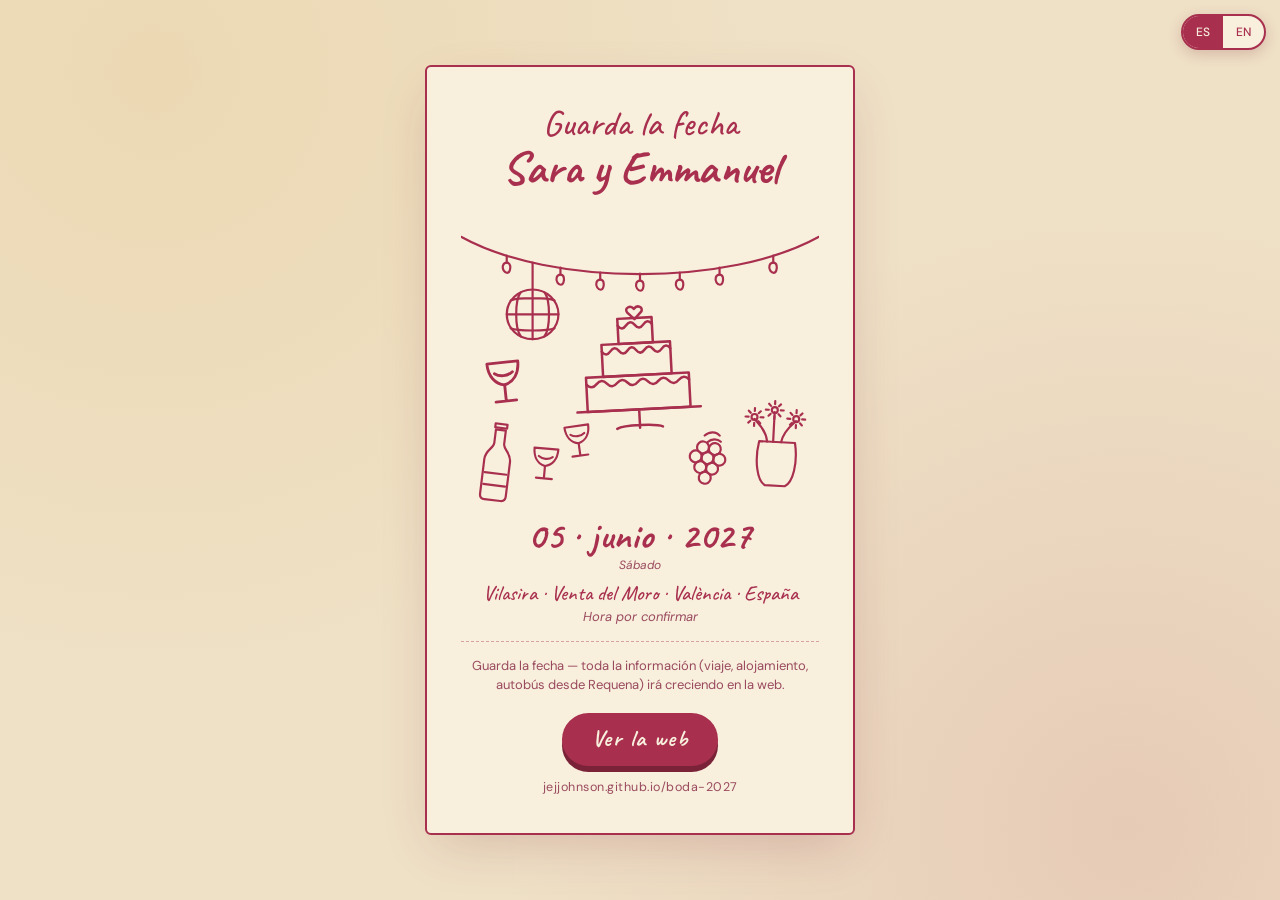
<file: save-the-date/index.html>
<!DOCTYPE html>
<html lang="es">
<head>
<meta charset="utf-8">
<meta name="viewport" content="width=device-width, initial-scale=1, viewport-fit=cover">
<title>Sara &amp; Emmanuel · Save the date · 5 junio 2027</title>
<style>
@font-face{font-family:"Lilita One";font-style:normal;font-weight:400;font-display:swap;src:url([data-uri]) format("woff2")}
@font-face{font-family:"Caveat";font-style:normal;font-weight:500;font-display:swap;src:url([data-uri]) format("woff2")}
@font-face{font-family:"Caveat";font-style:normal;font-weight:700;font-display:swap;src:url([data-uri]) format("woff2")}
@font-face{font-family:"DM Sans";font-style:normal;font-weight:400;font-display:swap;src:url([data-uri]) format("woff2")}
@font-face{font-family:"DM Sans";font-style:normal;font-weight:500;font-display:swap;src:url([data-uri]) format("woff2")}
@font-face{font-family:"DM Sans";font-style:italic;font-weight:400;font-display:swap;src:url([data-uri]) format("woff2")}

  :root{--grape:#A82F4E;--grape-dark:#7A2237;--acc:var(--grape);--cream:#F8EFDD;--paper:#EFE1C6;
    --ink:#7A2237;--sub:#9A4A5E;--line:rgba(168,47,78,.4);--shadow:rgba(122,34,55,.22)}
  body{background:var(--paper);color:var(--ink);
    background-image:radial-gradient(circle at 12% 8%,rgba(217,164,65,.14),transparent 45%),radial-gradient(circle at 88% 92%,rgba(168,47,78,.12),transparent 45%)}
  .hand-top{font-family:"Caveat",cursive;font-weight:500;font-size:clamp(28px,8vw,36px);line-height:1;text-align:center;color:var(--grape)}
  .hand-names{font-family:"Caveat",cursive;font-weight:700;font-size:clamp(32px,10vw,46px);line-height:1;text-align:center;color:var(--grape);margin-top:4px;white-space:nowrap}
  .scene{display:block;width:100%;height:auto;margin:6px 0 0}
  .hand-date{font-family:"Caveat",cursive;font-weight:700;font-size:clamp(30px,8.5vw,38px);line-height:1;text-align:center;color:var(--grape);margin-top:10px;letter-spacing:.02em}
  .hand-date small{display:block;font-family:"DM Sans",sans-serif;font-style:italic;font-weight:400;font-size:12px;letter-spacing:0;color:var(--sub);margin-top:4px}
  .hand-where{font-family:"Caveat",cursive;font-weight:500;font-size:clamp(16px,4.9vw,21px);white-space:nowrap;line-height:1.15;text-align:center;color:var(--grape);margin-top:10px}
  .hand-where em{display:block;white-space:normal;font-family:"DM Sans",sans-serif;font-style:italic;font-size:13px;color:var(--sub);margin-top:4px}
  .cta{display:block;margin:18px auto 0;width:fit-content;background:var(--grape);color:var(--cream);text-decoration:none;
    font-family:"Caveat",cursive;font-weight:700;letter-spacing:.06em;font-size:clamp(20px,5.4vw,23px);padding:9px 30px 10px;border-radius:999px;
    box-shadow:0 6px 0 var(--grape-dark);transition:transform .12s ease,box-shadow .12s ease}
  .cta:active{transform:translateY(4px);box-shadow:0 2px 0 var(--grape-dark)}


  *{box-sizing:border-box;margin:0;padding:0}
  html{-webkit-text-size-adjust:100%}
  body{min-height:100dvh;display:flex;align-items:center;justify-content:center;padding:clamp(12px,4vw,40px);line-height:1.5;
    font-family:"DM Sans",system-ui,-apple-system,"Segoe UI",sans-serif}
  .lang{position:fixed;top:14px;right:14px;z-index:20;display:flex;border:2px solid var(--acc);border-radius:999px;overflow:hidden;
    background:var(--cream);font-size:12px;letter-spacing:.08em;box-shadow:0 4px 14px var(--shadow)}
  .lang button{appearance:none;border:0;background:transparent;color:var(--acc);font:inherit;font-weight:500;padding:7px 13px;cursor:pointer}
  .lang button[aria-pressed="true"]{background:var(--acc);color:var(--cream)}
  [data-lang]{display:none}
  body.es [data-lang="es"],body.en [data-lang="en"]{display:block}
  span[data-lang]{display:none}
  body.es span[data-lang="es"],body.en span[data-lang="en"]{display:inline}
  .card{width:min(430px,100%);background:var(--cream);border-radius:6px;position:relative;overflow:hidden;
    padding:clamp(24px,7vw,38px) clamp(20px,6vw,34px) clamp(28px,7vw,36px);
    box-shadow:0 18px 50px -12px var(--shadow);border:2px solid var(--acc)}
  .note{margin-top:16px;padding-top:14px;border-top:1px dashed var(--line);text-align:center;font-size:13px;color:var(--sub)}
  .url{margin-top:12px;text-align:center;font-size:12.5px;letter-spacing:.04em;color:var(--sub)}

</style>
</head>
<body class="es">

<div class="lang" role="group" aria-label="Idioma / Language">
  <button id="btn-es" aria-pressed="true">ES</button>
  <button id="btn-en" aria-pressed="false">EN</button>
</div>

<main class="card">
  <p class="hand-top"><span data-lang="es">Guarda la fecha</span><span data-lang="en">Save the date</span></p>
  <h1 class="hand-names"><span data-lang="es">Sara y Emmanuel</span><span data-lang="en">Sara and Emmanuel</span></h1>

  <svg class="scene" viewBox="0 0 360 312" fill="none" stroke="#A82F4E" stroke-width="2.2" stroke-linecap="round" stroke-linejoin="round" aria-hidden="true">
    <defs>
      <g id="bulb"><path d="M0 0v7"/><path d="M0 7c-4 0-5 5-3 8s5 3 6 0 1-8-3-8z"/></g>
      <g id="copa"><path d="M0 0h24c0 10-5 16-12 17.5C5 16 0 10 0 0z"/><path d="M12 17.5V30M4 30h16"/><path d="M5 8c4 3 10 3 14 0"/></g>
      <g id="fl"><circle r="3"/><path d="M0-9v3M0 6v3M-9 0h3M6 0h3M-6-6l2 2M4 4l2 2M6-6l-2 2M-4 4l-2 2"/></g>
    </defs>
    <!-- guirnalda de luces, de lado a lado -->
    <path d="M0 40C90 90 270 90 360 40"/>
    <use href="#bulb" x="46" y="59"/><use href="#bulb" x="100" y="71"/><use href="#bulb" x="140" y="76"/><use href="#bulb" x="180" y="77"/><use href="#bulb" x="220" y="76"/><use href="#bulb" x="260" y="71"/><use href="#bulb" x="314" y="59"/>
    <!-- farolillo colgado de la guirnalda -->
    <path d="M72 66v26"/>
    <ellipse cx="72" cy="118" rx="26" ry="25"/>
    <path d="M72 93v50M50 104c6-3 38-3 44 0M50 132c6 3 38 3 44 0M46 118h52"/>
    <path d="M60 96c-6 8-6 36 0 44M84 96c6 8 6 36 0 44"/>
    <!-- tarta de tres pisos sobre pie, grande y un poco ladeada -->
    <g transform="translate(120,122) rotate(-3 50 60) scale(1.15)">
      <path d="M35 0h30v22H35z"/><path d="M35 6q3.75 5 7.5 0t7.5 0t7.5 0t7.5 0"/>
      <path d="M20 22h60v28H20z"/><path d="M20 28q3.75 5 7.5 0t7.5 0t7.5 0t7.5 0t7.5 0t7.5 0t7.5 0t7.5 0"/>
      <path d="M5 50h90v30H5z"/><path d="M5 56q4.5 5 9 0t9 0t9 0t9 0t9 0t9 0t9 0t9 0t9 0t9 0"/>
      <path d="M-4 80h108M50 80v16M30 96c6-3 34-3 40 0"/>
      <path d="M50-8c-3-4-9-1-6 3l6 6 6-6c3-4-3-7-6-3z"/>
    </g>
    <!-- copa grande a la izquierda -->
    <g transform="translate(26,168) rotate(-6) scale(1.3)"><use href="#copa"/></g>
    <!-- botella tumbada un poco, abajo a la izquierda -->
    <g transform="translate(22,226) rotate(7)"><path d="M13 0h12v4H13z"/><path d="M14 6h10v14c0 5 8 8 8 17v35c0 3-2 5-5 5H11c-3 0-5-2-5-5V37c0-9 8-12 8-17V6z"/><path d="M8 50h22M8 62h22"/></g>
    <!-- dos copas más, a distinta altura -->
    <g transform="translate(74,252) rotate(5)"><use href="#copa"/></g>
    <g transform="translate(104,232) rotate(-8)"><use href="#copa"/></g>
    <!-- uvas -->
    <g transform="translate(232,232) rotate(8)"><path d="M14 6c4-5 11-6 15-2M18 12c3-4 9-5 13-2"/><circle cx="14" cy="18" r="6"/><circle cx="26" cy="18" r="6"/><circle cx="8" cy="28" r="6"/><circle cx="20" cy="28" r="6"/><circle cx="32" cy="28" r="6"/><circle cx="14" cy="38" r="6"/><circle cx="26" cy="38" r="6"/><circle cx="20" cy="48" r="6"/></g>
    <!-- flores en jarrón -->
    <g transform="translate(292,205) rotate(3)"><path d="M10 40c-4 20 0 40 8 44h20c8-4 12-24 8-44z"/><path d="M24 40V10M18 40c-2-12-10-18-14-22M32 40c2-12 10-18 14-22"/>
      <use href="#fl" x="24" y="8"/><use href="#fl" x="4" y="16"/><use href="#fl" x="46" y="16"/></g>
  </svg>

  <p class="hand-date">05 · <span data-lang="es">junio</span><span data-lang="en">June</span> · 2027<small><span data-lang="es">Sábado</span><span data-lang="en">Saturday</span></small></p>
  <p class="hand-where">Vilasira · Venta del Moro · València · <span data-lang="es">España</span><span data-lang="en">Spain</span><em><span data-lang="es">Hora por confirmar</span><span data-lang="en">Time to be confirmed</span></em></p>

  <p class="note"><span data-lang="es">Guarda la fecha — toda la información (viaje, alojamiento, autobús desde Requena) irá creciendo en la web.</span><span data-lang="en">Save the date — travel, lodging and the Requena shuttle details will keep growing on the website.</span></p>
  <a class="cta" href="../"><span data-lang="es">Ver la web</span><span data-lang="en">Open the website</span></a>
  <p class="url">jejjohnson.github.io/boda-2027</p>
</main>

<script>
  const b = document.body, es = document.getElementById('btn-es'), en = document.getElementById('btn-en');
  function set(l){ b.className = l; es.setAttribute('aria-pressed', l === 'es'); en.setAttribute('aria-pressed', l === 'en'); document.documentElement.lang = l; }
  es.onclick = () => set('es'); en.onclick = () => set('en');
</script>
</body>
</html>
</file>
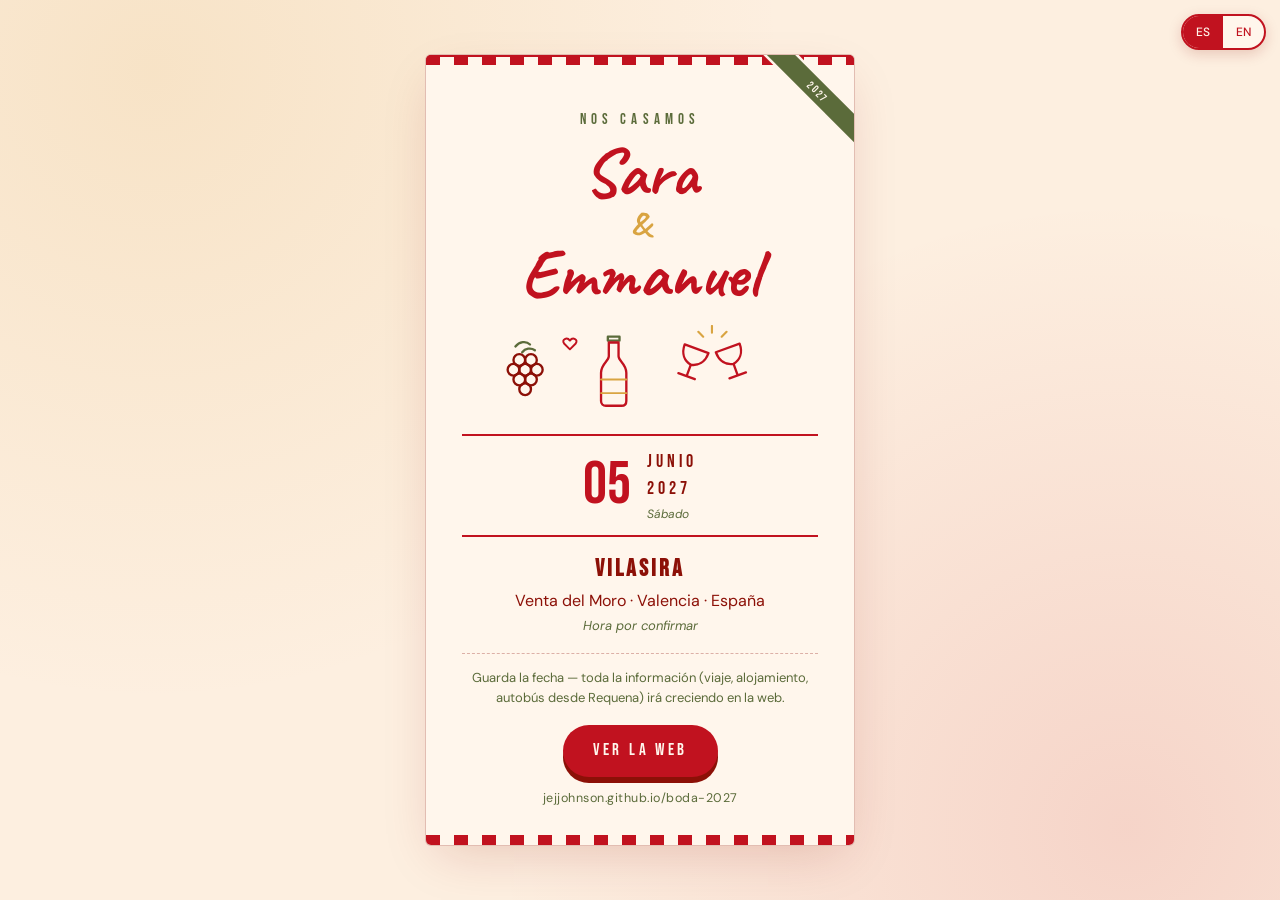
<file: save-the-date/candidatos/01-rojo-mantel/index.html>
<!DOCTYPE html>
<html lang="es">
<head>
<meta charset="utf-8">
<meta name="viewport" content="width=device-width, initial-scale=1, viewport-fit=cover">
<title>Sara &amp; Emmanuel · Save the date · 5 junio 2027</title>
<style>
@font-face{font-family:"Caveat";font-style:normal;font-weight:500;font-display:swap;src:url([data-uri]) format("woff2")}
@font-face{font-family:"Caveat";font-style:normal;font-weight:700;font-display:swap;src:url([data-uri]) format("woff2")}
@font-face{font-family:"Bebas Neue";font-style:normal;font-weight:400;font-display:swap;src:url([data-uri]) format("woff2")}
@font-face{font-family:"DM Sans";font-style:normal;font-weight:400;font-display:swap;src:url([data-uri]) format("woff2")}
@font-face{font-family:"DM Sans";font-style:normal;font-weight:500;font-display:swap;src:url([data-uri]) format("woff2")}
@font-face{font-family:"DM Sans";font-style:italic;font-weight:400;font-display:swap;src:url([data-uri]) format("woff2")}

  :root{
    --ink:#8C1007;        /* rojo tomate oscuro */
    --red:#C1121F;
    --cream:#FFF6EC;
    --paper:#FDEFE0;
    --olive:#5B6B3A;
    --gold:#D9A441;
    --shadow:rgba(140,16,7,.18);
  }
  *{box-sizing:border-box;margin:0;padding:0}
  html{-webkit-text-size-adjust:100%}
  body{
    background:var(--paper);
    background-image:
      radial-gradient(circle at 12% 8%, rgba(217,164,65,.16), transparent 45%),
      radial-gradient(circle at 88% 92%, rgba(193,18,31,.12), transparent 45%);
    color:var(--ink);
    font-family:"DM Sans",system-ui,-apple-system,"Segoe UI",sans-serif;
    min-height:100dvh;
    display:flex;align-items:center;justify-content:center;
    padding:clamp(12px,4vw,40px);
    line-height:1.5;
  }
  /* ---- switch idioma ---- */
  .lang{
    position:fixed;top:14px;right:14px;z-index:20;
    display:flex;border:2px solid var(--red);border-radius:999px;overflow:hidden;
    background:var(--cream);font-size:12px;letter-spacing:.08em;
    box-shadow:0 4px 14px var(--shadow);
  }
  .lang button{
    appearance:none;border:0;background:transparent;color:var(--red);
    font:inherit;font-weight:500;padding:7px 13px;cursor:pointer;
  }
  .lang button[aria-pressed="true"]{background:var(--red);color:var(--cream)}
  [data-lang]{display:none}
  body.es [data-lang="es"],body.en [data-lang="en"]{display:block}
  span[data-lang]{display:none}
  body.es span[data-lang="es"],body.en span[data-lang="en"]{display:inline}

  /* ---- la tarjeta ---- */
  .card{
    width:min(430px,100%);
    background:var(--cream);
    border-radius:6px;
    padding:clamp(24px,7vw,40px) clamp(20px,6vw,36px) clamp(28px,7vw,38px);
    position:relative;
    box-shadow:0 18px 50px -12px var(--shadow), 0 2px 0 var(--red) inset;
    border:1px solid rgba(140,16,7,.25);
    overflow:hidden;
  }
  /* franja tipo mantel a rayas */
  .card::before{
    content:"";position:absolute;inset:0 0 auto;height:10px;
    background:repeating-linear-gradient(90deg,var(--red) 0 14px,transparent 14px 28px);
  }
  .card::after{
    content:"";position:absolute;inset:auto 0 0;height:10px;
    background:repeating-linear-gradient(90deg,var(--red) 0 14px,transparent 14px 28px);
  }

  .kicker{
    font-family:"Bebas Neue",Impact,sans-serif;
    font-size:clamp(13px,3.4vw,15px);letter-spacing:.34em;
    color:var(--olive);text-align:center;margin-top:14px;
  }
  .names{
    font-family:"Caveat",cursive;
    font-size:clamp(46px,13vw,68px);line-height:.95;
    text-align:center;color:var(--red);margin:10px 0 4px;
  }
  .names .amp{display:block;font-size:.5em;color:var(--gold);margin:2px 0}
  .placeholder{
    background:rgba(217,164,65,.22);
    border-bottom:2px dotted var(--gold);
    padding:0 .12em;border-radius:3px;
  }

  .art{display:block;width:min(300px,82%);margin:18px auto 2px}

  /* bloque fecha tipo sello */
  .date{
    display:flex;align-items:center;justify-content:center;gap:clamp(10px,3vw,16px);
    border-top:2px solid var(--red);border-bottom:2px solid var(--red);
    padding:12px 0;margin:16px 0 14px;
  }
  .date .d{font-family:"Bebas Neue",Impact,sans-serif;font-size:clamp(44px,12vw,60px);line-height:.85;color:var(--red)}
  .date .m{font-family:"Bebas Neue",Impact,sans-serif;font-size:clamp(15px,4vw,18px);letter-spacing:.22em;text-align:left}
  .date .m small{display:block;font-family:"DM Sans",sans-serif;font-style:italic;
    letter-spacing:0;font-size:12px;color:var(--olive);margin-top:3px}

  .where{text-align:center;font-size:clamp(14px,3.8vw,16px)}
  .where strong{display:block;font-family:"Bebas Neue",Impact,sans-serif;
    font-size:clamp(20px,5.4vw,24px);letter-spacing:.12em;margin-bottom:2px}
  .where em{font-style:italic;color:var(--olive);font-size:13px}

  .note{
    margin-top:16px;padding-top:14px;border-top:1px dashed rgba(140,16,7,.3);
    text-align:center;font-size:13px;color:var(--olive);
  }
  .cta{
    display:block;margin:18px auto 0;width:fit-content;
    background:var(--red);color:var(--cream);text-decoration:none;
    font-family:"Bebas Neue",Impact,sans-serif;letter-spacing:.2em;
    font-size:clamp(15px,4vw,17px);padding:13px 30px;border-radius:999px;
    box-shadow:0 6px 0 #8C1007;transition:transform .12s ease,box-shadow .12s ease;
  }
  .cta:active{transform:translateY(4px);box-shadow:0 2px 0 #8C1007}
  .url{margin-top:12px;text-align:center;font-size:12.5px;letter-spacing:.04em;color:var(--olive)}
  /* lazo de esquina a 45°: contenedor cuadrado que recorta la banda */
  .stamp{
    position:absolute;top:0;right:0;width:100px;height:100px;
    overflow:hidden;pointer-events:none;
  }
  .stamp b{
    position:absolute;top:26px;right:-38px;width:150px;
    display:block;text-align:center;transform:rotate(45deg);
    background:var(--olive);color:var(--cream);
    font-family:"Bebas Neue",Impact,sans-serif;font-weight:400;
    letter-spacing:.2em;text-indent:.2em;font-size:11px;line-height:1;
    padding:5px 0 4px;
    /* franja crema que separa el lazo de las rayas del borde */
    box-shadow:0 0 0 2.5px var(--cream);
  }
</style>
</head>
<body class="es">

<div class="lang" role="group" aria-label="Idioma / Language">
  <button id="btn-es" aria-pressed="true">ES</button>
  <button id="btn-en" aria-pressed="false">EN</button>
</div>

<main class="card">
  <div class="stamp"><b>2027</b></div>

  <p class="kicker"><span data-lang="es">NOS CASAMOS</span><span data-lang="en">WE'RE GETTING MARRIED</span></p>

  <h1 class="names">
    Sara
    <span class="amp">&amp;</span>
    Emmanuel
  </h1>

  <!-- ilustración a mano: uvas, botella y brindis (Requena = tierra de vino) -->
  <svg class="art" viewBox="0 0 300 96" fill="none" stroke="#C1121F" stroke-width="2.4"
       stroke-linecap="round" stroke-linejoin="round" aria-hidden="true">
    <!-- uvas -->
    <g transform="translate(-62,6)">
      <g stroke="#5B6B3A">
        <path d="M84 16c4-5 11-6 15-2"/>
        <path d="M91 22c3-4 9-5 13-2"/>
      </g>
      <g stroke="#8C1007">
        <circle cx="88" cy="30" r="6"/><circle cx="100" cy="30" r="6"/>
        <circle cx="94" cy="40" r="6"/><circle cx="106" cy="40" r="6"/>
        <circle cx="82" cy="40" r="6"/><circle cx="88" cy="50" r="6"/>
        <circle cx="100" cy="50" r="6"/><circle cx="94" cy="60" r="6"/>
      </g>
    </g>

    <!-- botella -->
    <g transform="translate(104,8)">
      <path d="M13 4h12v4h-12z" stroke="#5B6B3A"/>
      <path d="M14 10h10v14c0 5 8 8 8 17v29c0 3-2 5-5 5H11c-3 0-5-2-5-5V41c0-9 8-12 8-17V10z"/>
      <path d="M6 48h26M6 62h26" stroke="#D9A441" stroke-width="2"/>
    </g>

    <!-- brindis: dos copas chocando -->
    <g transform="translate(196,20) rotate(20)">
      <path d="M0 0h26c0 10-5.5 16-13 17.5C5.5 16 0 10 0 0z"/>
      <path d="M13 17.5V30M4 30h18"/>
    </g>
    <g transform="translate(228,28) rotate(-20)">
      <path d="M0 0h26c0 10-5.5 16-13 17.5C5.5 16 0 10 0 0z"/>
      <path d="M13 17.5V30M4 30h18"/>
    </g>
    <!-- chispas del brindis -->
    <g stroke="#D9A441" stroke-width="2.2">
      <path d="M224 8v-7M215 12l-5-5M234 12l5-5"/>
    </g>

    <!-- corazoncito -->
    <path d="M78 16c-3-4-9-1-6 3l6 6 6-6c3-4-3-7-6-3z" stroke="#C1121F" stroke-width="2"/>
  </svg>

  <div class="date">
    <span class="d">05</span>
    <span class="m">
      <span data-lang="es">JUNIO<br>2027</span><span data-lang="en">JUNE<br>2027</span>
      <small><span data-lang="es">Sábado</span><span data-lang="en">Saturday</span></small>
    </span>
  </div>

  <p class="where">
    <strong>VILASIRA</strong>
    Venta del Moro · Valencia · <span data-lang="es">España</span><span data-lang="en">Spain</span><br>
    <em><span data-lang="es">Hora por confirmar</span><span data-lang="en">Time to be confirmed</span></em>
  </p>

  <p class="note">
    <span data-lang="es">Guarda la fecha — toda la información (viaje, alojamiento, autobús desde Requena) irá creciendo en la web.</span>
    <span data-lang="en">Save the date — travel, lodging and the Requena shuttle details will keep growing on the website.</span>
  </p>

  <a class="cta" href="../"><span data-lang="es">VER LA WEB</span><span data-lang="en">OPEN THE WEBSITE</span></a>
  <p class="url">jejjohnson.github.io/boda-2027</p>
</main>

<script>
  const b = document.body, es = document.getElementById('btn-es'), en = document.getElementById('btn-en');
  function set(l){
    b.className = l;
    es.setAttribute('aria-pressed', l === 'es');
    en.setAttribute('aria-pressed', l === 'en');
    document.documentElement.lang = l;
  }
  es.onclick = () => set('es');
  en.onclick = () => set('en');
</script>
</body>
</html>
</file>
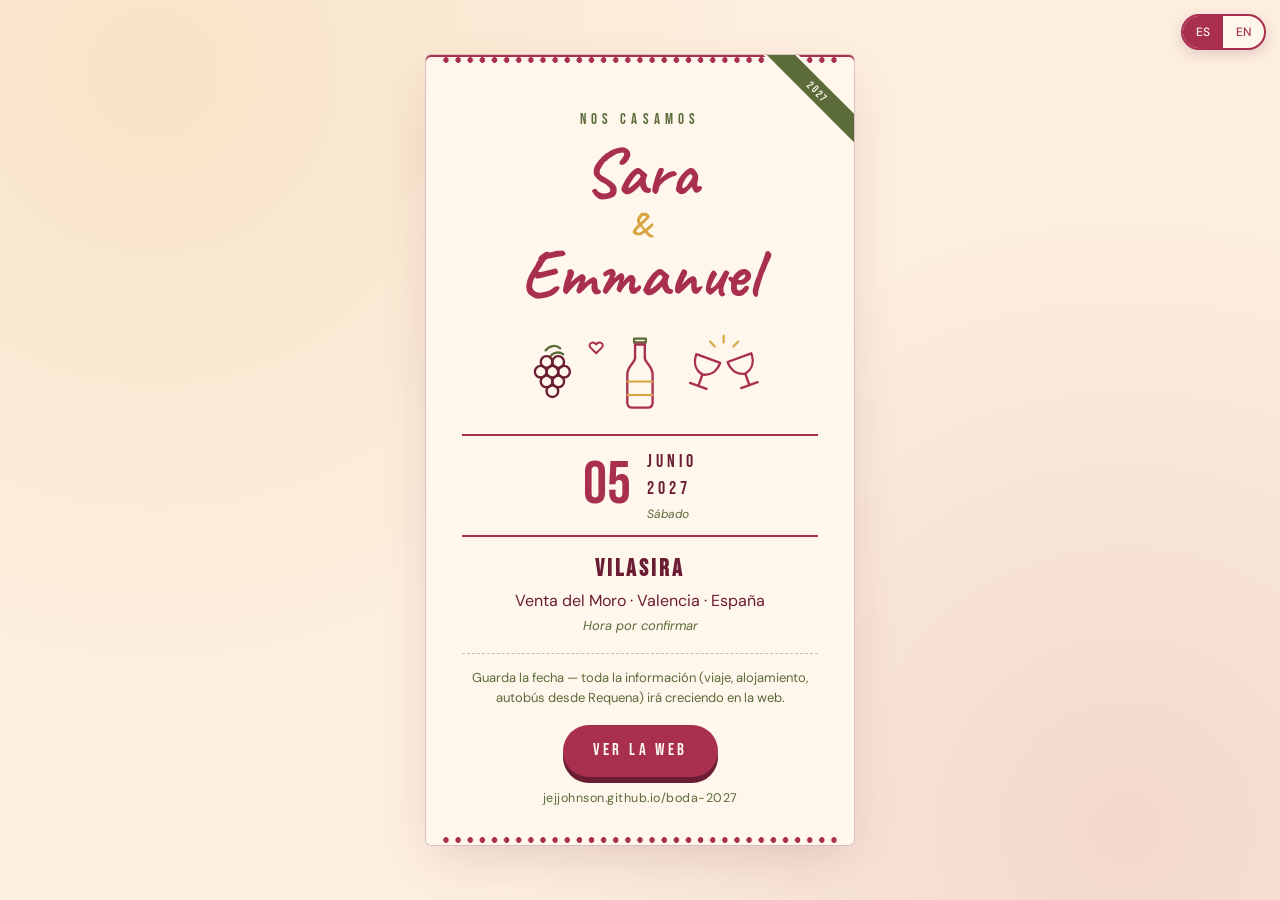
<file: save-the-date/candidatos/02-granate-uvas/index.html>
<!DOCTYPE html>
<html lang="es">
<head>
<meta charset="utf-8">
<meta name="viewport" content="width=device-width, initial-scale=1, viewport-fit=cover">
<title>Sara &amp; Emmanuel · Save the date · 5 junio 2027</title>
<style>
@font-face{font-family:"Caveat";font-style:normal;font-weight:500;font-display:swap;src:url([data-uri]) format("woff2")}
@font-face{font-family:"Caveat";font-style:normal;font-weight:700;font-display:swap;src:url([data-uri]) format("woff2")}
@font-face{font-family:"Bebas Neue";font-style:normal;font-weight:400;font-display:swap;src:url([data-uri]) format("woff2")}
@font-face{font-family:"DM Sans";font-style:normal;font-weight:400;font-display:swap;src:url([data-uri]) format("woff2")}
@font-face{font-family:"DM Sans";font-style:normal;font-weight:500;font-display:swap;src:url([data-uri]) format("woff2")}
@font-face{font-family:"DM Sans";font-style:italic;font-weight:400;font-display:swap;src:url([data-uri]) format("woff2")}

  :root{
    --ink:#6B1E33;        /* granate oscuro (uva) */
    --red:#A82F4E;
    --cream:#FFF6EC;
    --paper:#FDEFE0;
    --olive:#5B6B3A;
    --gold:#D9A441;
    --shadow:rgba(107,30,51,.18);
  }
  *{box-sizing:border-box;margin:0;padding:0}
  html{-webkit-text-size-adjust:100%}
  body{
    background:var(--paper);
    background-image:
      radial-gradient(circle at 12% 8%, rgba(217,164,65,.16), transparent 45%),
      radial-gradient(circle at 88% 92%, rgba(168,47,78,.12), transparent 45%);
    color:var(--ink);
    font-family:"DM Sans",system-ui,-apple-system,"Segoe UI",sans-serif;
    min-height:100dvh;
    display:flex;align-items:center;justify-content:center;
    padding:clamp(12px,4vw,40px);
    line-height:1.5;
  }
  /* ---- switch idioma ---- */
  .lang{
    position:fixed;top:14px;right:14px;z-index:20;
    display:flex;border:2px solid var(--red);border-radius:999px;overflow:hidden;
    background:var(--cream);font-size:12px;letter-spacing:.08em;
    box-shadow:0 4px 14px var(--shadow);
  }
  .lang button{
    appearance:none;border:0;background:transparent;color:var(--red);
    font:inherit;font-weight:500;padding:7px 13px;cursor:pointer;
  }
  .lang button[aria-pressed="true"]{background:var(--red);color:var(--cream)}
  [data-lang]{display:none}
  body.es [data-lang="es"],body.en [data-lang="en"]{display:block}
  span[data-lang]{display:none}
  body.es span[data-lang="es"],body.en span[data-lang="en"]{display:inline}

  /* ---- la tarjeta ---- */
  .card{
    width:min(430px,100%);
    background:var(--cream);
    border-radius:6px;
    padding:clamp(24px,7vw,40px) clamp(20px,6vw,36px) clamp(28px,7vw,38px);
    position:relative;
    box-shadow:0 18px 50px -12px var(--shadow), 0 2px 0 var(--red) inset;
    border:1px solid rgba(107,30,51,.25);
    overflow:hidden;
  }
  /* cenefa: hilera de uvas (puntos granate) */
  .card::before{
    content:"";position:absolute;top:0;left:14px;right:14px;height:10px;
    background:radial-gradient(circle at 50% 50%,var(--red) 2.6px,transparent 3px) center top/12px 10px space no-repeat;
  }
  .card::after{
    content:"";position:absolute;bottom:0;left:14px;right:14px;height:10px;
    background:radial-gradient(circle at 50% 50%,var(--red) 2.6px,transparent 3px) center bottom/12px 10px space no-repeat;
  }

  .kicker{
    font-family:"Bebas Neue",Impact,sans-serif;
    font-size:clamp(13px,3.4vw,15px);letter-spacing:.34em;
    color:var(--olive);text-align:center;margin-top:14px;
  }
  .names{
    font-family:"Caveat",cursive;
    font-size:clamp(46px,13vw,68px);line-height:.95;
    text-align:center;color:var(--red);margin:10px 0 4px;
  }
  .names .amp{display:block;font-size:.5em;color:var(--gold);margin:2px 0}
  .placeholder{
    background:rgba(217,164,65,.22);
    border-bottom:2px dotted var(--gold);
    padding:0 .12em;border-radius:3px;
  }

  .art{display:block;width:min(300px,82%);margin:18px auto 2px}

  /* bloque fecha tipo sello */
  .date{
    display:flex;align-items:center;justify-content:center;gap:clamp(10px,3vw,16px);
    border-top:2px solid var(--red);border-bottom:2px solid var(--red);
    padding:12px 0;margin:16px 0 14px;
  }
  .date .d{font-family:"Bebas Neue",Impact,sans-serif;font-size:clamp(44px,12vw,60px);line-height:.85;color:var(--red)}
  .date .m{font-family:"Bebas Neue",Impact,sans-serif;font-size:clamp(15px,4vw,18px);letter-spacing:.22em;text-align:left}
  .date .m small{display:block;font-family:"DM Sans",sans-serif;font-style:italic;
    letter-spacing:0;font-size:12px;color:var(--olive);margin-top:3px}

  .where{text-align:center;font-size:clamp(14px,3.8vw,16px)}
  .where strong{display:block;font-family:"Bebas Neue",Impact,sans-serif;
    font-size:clamp(20px,5.4vw,24px);letter-spacing:.12em;margin-bottom:2px}
  .where em{font-style:italic;color:var(--olive);font-size:13px}

  .note{
    margin-top:16px;padding-top:14px;border-top:1px dashed rgba(107,30,51,.3);
    text-align:center;font-size:13px;color:var(--olive);
  }
  .cta{
    display:block;margin:18px auto 0;width:fit-content;
    background:var(--red);color:var(--cream);text-decoration:none;
    font-family:"Bebas Neue",Impact,sans-serif;letter-spacing:.2em;
    font-size:clamp(15px,4vw,17px);padding:13px 30px;border-radius:999px;
    box-shadow:0 6px 0 #6B1E33;transition:transform .12s ease,box-shadow .12s ease;
  }
  .cta:active{transform:translateY(4px);box-shadow:0 2px 0 #6B1E33}
  .url{margin-top:12px;text-align:center;font-size:12.5px;letter-spacing:.04em;color:var(--olive)}
  /* lazo de esquina a 45°: contenedor cuadrado que recorta la banda */
  .stamp{
    position:absolute;top:0;right:0;width:100px;height:100px;
    overflow:hidden;pointer-events:none;
  }
  .stamp b{
    position:absolute;top:26px;right:-38px;width:150px;
    display:block;text-align:center;transform:rotate(45deg);
    background:var(--olive);color:var(--cream);
    font-family:"Bebas Neue",Impact,sans-serif;font-weight:400;
    letter-spacing:.2em;text-indent:.2em;font-size:11px;line-height:1;
    padding:5px 0 4px;
    /* franja crema que separa el lazo de las rayas del borde */
    box-shadow:0 0 0 2.5px var(--cream);
  }
</style>
</head>
<body class="es">

<div class="lang" role="group" aria-label="Idioma / Language">
  <button id="btn-es" aria-pressed="true">ES</button>
  <button id="btn-en" aria-pressed="false">EN</button>
</div>

<main class="card">
  <div class="stamp"><b>2027</b></div>

  <p class="kicker"><span data-lang="es">NOS CASAMOS</span><span data-lang="en">WE'RE GETTING MARRIED</span></p>

  <h1 class="names">
    Sara
    <span class="amp">&amp;</span>
    Emmanuel
  </h1>

  <!-- ilustración a mano: uvas, botella y brindis (Requena = tierra de vino) -->
  <svg class="art" viewBox="0 0 300 96" fill="none" stroke="#A82F4E" stroke-width="2.4"
       stroke-linecap="round" stroke-linejoin="round" aria-hidden="true">
    <!-- composición simétrica: uvas (x=60) · botella (x=150) · brindis (x=240), todo centrado en y≈50 -->
    <!-- uvas -->
    <g stroke="#5B6B3A">
      <path d="M53 26c4-5 11-6 15-2"/>
      <path d="M58 32c3-4 9-5 13-2"/>
    </g>
    <g stroke="#6B1E33">
      <circle cx="54" cy="38" r="6"/><circle cx="66" cy="38" r="6"/>
      <circle cx="48" cy="48" r="6"/><circle cx="60" cy="48" r="6"/><circle cx="72" cy="48" r="6"/>
      <circle cx="54" cy="58" r="6"/><circle cx="66" cy="58" r="6"/>
      <circle cx="60" cy="68" r="6"/>
    </g>
    <!-- corazoncito -->
    <path d="M105 20c-3-4-9-1-6 3l6 6 6-6c3-4-3-7-6-3z" stroke-width="2"/>

    <!-- botella -->
    <g transform="translate(131,10)">
      <path d="M13 4h12v4h-12z" stroke="#5B6B3A"/>
      <path d="M14 10h10v14c0 5 8 8 8 17v29c0 3-2 5-5 5H11c-3 0-5-2-5-5V41c0-9 8-12 8-17V10z"/>
      <path d="M6 48h26M6 62h26" stroke="#D9A441" stroke-width="2"/>
    </g>

    <!-- brindis: dos copas chocando -->
    <g transform="translate(208,30) rotate(20)">
      <path d="M0 0h26c0 10-5.5 16-13 17.5C5.5 16 0 10 0 0z"/>
      <path d="M13 17.5V30M4 30h18"/>
    </g>
    <g transform="translate(240,38) rotate(-20)">
      <path d="M0 0h26c0 10-5.5 16-13 17.5C5.5 16 0 10 0 0z"/>
      <path d="M13 17.5V30M4 30h18"/>
    </g>
    <!-- chispas del brindis -->
    <g stroke="#D9A441" stroke-width="2.2">
      <path d="M236 18v-7M227 22l-5-5M246 22l5-5"/>
    </g>
  </svg>

  <div class="date">
    <span class="d">05</span>
    <span class="m">
      <span data-lang="es">JUNIO<br>2027</span><span data-lang="en">JUNE<br>2027</span>
      <small><span data-lang="es">Sábado</span><span data-lang="en">Saturday</span></small>
    </span>
  </div>

  <p class="where">
    <strong>VILASIRA</strong>
    Venta del Moro · Valencia · <span data-lang="es">España</span><span data-lang="en">Spain</span><br>
    <em><span data-lang="es">Hora por confirmar</span><span data-lang="en">Time to be confirmed</span></em>
  </p>

  <p class="note">
    <span data-lang="es">Guarda la fecha — toda la información (viaje, alojamiento, autobús desde Requena) irá creciendo en la web.</span>
    <span data-lang="en">Save the date — travel, lodging and the Requena shuttle details will keep growing on the website.</span>
  </p>

  <a class="cta" href="../"><span data-lang="es">VER LA WEB</span><span data-lang="en">OPEN THE WEBSITE</span></a>
  <p class="url">jejjohnson.github.io/boda-2027</p>
</main>

<script>
  const b = document.body, es = document.getElementById('btn-es'), en = document.getElementById('btn-en');
  function set(l){
    b.className = l;
    es.setAttribute('aria-pressed', l === 'es');
    en.setAttribute('aria-pressed', l === 'en');
    document.documentElement.lang = l;
  }
  es.onclick = () => set('es');
  en.onclick = () => set('en');
</script>
</body>
</html>
</file>
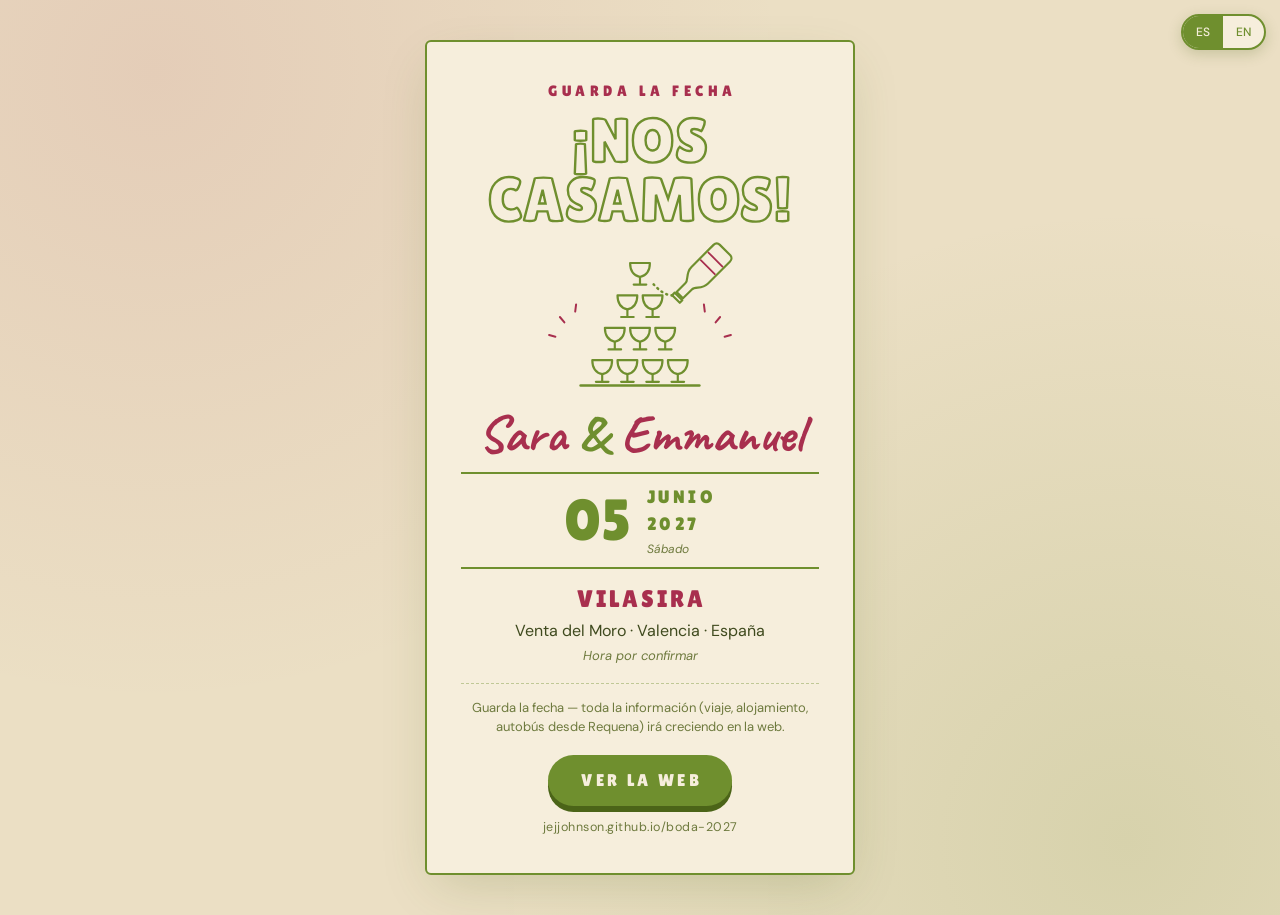
<file: save-the-date/candidatos/03-letras-huecas/index.html>
<!DOCTYPE html>
<html lang="es">
<head>
<meta charset="utf-8">
<meta name="viewport" content="width=device-width, initial-scale=1, viewport-fit=cover">
<title>Sara &amp; Emmanuel · Save the date · 5 junio 2027</title>
<style>
@font-face{font-family:"Lilita One";font-style:normal;font-weight:400;font-display:swap;src:url([data-uri]) format("woff2")}
@font-face{font-family:"Caveat";font-style:normal;font-weight:500;font-display:swap;src:url([data-uri]) format("woff2")}
@font-face{font-family:"Caveat";font-style:normal;font-weight:700;font-display:swap;src:url([data-uri]) format("woff2")}
@font-face{font-family:"DM Sans";font-style:normal;font-weight:400;font-display:swap;src:url([data-uri]) format("woff2")}
@font-face{font-family:"DM Sans";font-style:normal;font-weight:500;font-display:swap;src:url([data-uri]) format("woff2")}
@font-face{font-family:"DM Sans";font-style:italic;font-weight:400;font-display:swap;src:url([data-uri]) format("woff2")}

  :root{--green:#6F8F2E;--green-dark:#4B6418;--acc:var(--green);--grape:#A82F4E;--cream:#F6EEDC;--paper:#EBDFC4;
    --ink:#3F4A1E;--sub:#6E7A3E;--line:rgba(111,143,46,.4);--shadow:rgba(75,100,24,.22)}
  body{background:var(--paper);color:var(--ink);
    background-image:radial-gradient(circle at 12% 8%,rgba(168,47,78,.10),transparent 45%),radial-gradient(circle at 88% 92%,rgba(111,143,46,.16),transparent 45%)}
  .kicker{font-family:"Lilita One",sans-serif;font-size:clamp(13px,3.4vw,15px);letter-spacing:.3em;text-indent:.3em;color:var(--grape);text-align:center}
  .hollow{font-family:"Lilita One",sans-serif;font-weight:400;text-transform:uppercase;text-align:center;
    font-size:clamp(46px,13vw,62px);line-height:.96;letter-spacing:.01em;margin:8px 0 0;
    color:transparent;-webkit-text-stroke:2.4px var(--green);paint-order:stroke fill}
  .art{display:block;width:min(270px,78%);margin:6px auto 0}
  .names{font-family:"Caveat",cursive;font-weight:700;font-size:clamp(40px,11vw,52px);line-height:1;text-align:center;color:var(--grape);margin:10px 0 4px}
  .names .amp{color:var(--green)}
  .date{display:flex;align-items:center;justify-content:center;gap:clamp(10px,3vw,16px);border-top:2px solid var(--green);border-bottom:2px solid var(--green);padding:9px 0;margin:12px 0 12px}
  .date .d{font-family:"Lilita One",sans-serif;font-size:clamp(44px,12vw,58px);line-height:.85;color:var(--green)}
  .date .m{font-family:"Lilita One",sans-serif;font-size:clamp(15px,4vw,18px);letter-spacing:.2em;text-align:left;color:var(--green)}
  .date .m small{display:block;font-family:"DM Sans",sans-serif;font-style:italic;letter-spacing:0;font-size:12px;color:var(--sub);margin-top:3px}
  .where{text-align:center;font-size:clamp(14px,3.8vw,16px)}
  .where strong{display:block;font-family:"Lilita One",sans-serif;font-weight:400;font-size:clamp(20px,5.4vw,24px);letter-spacing:.12em;text-indent:.12em;color:var(--grape);margin-bottom:2px}
  .where em{font-style:italic;color:var(--sub);font-size:13px}
  .cta{display:block;margin:18px auto 0;width:fit-content;background:var(--green);color:var(--cream);text-decoration:none;
    font-family:"Lilita One",sans-serif;letter-spacing:.2em;text-indent:.2em;font-size:clamp(15px,4vw,17px);padding:13px 30px;border-radius:999px;
    box-shadow:0 6px 0 var(--green-dark);transition:transform .12s ease,box-shadow .12s ease}
  .cta:active{transform:translateY(4px);box-shadow:0 2px 0 var(--green-dark)}


  *{box-sizing:border-box;margin:0;padding:0}
  html{-webkit-text-size-adjust:100%}
  body{min-height:100dvh;display:flex;align-items:center;justify-content:center;padding:clamp(12px,4vw,40px);line-height:1.5;
    font-family:"DM Sans",system-ui,-apple-system,"Segoe UI",sans-serif}
  .lang{position:fixed;top:14px;right:14px;z-index:20;display:flex;border:2px solid var(--acc);border-radius:999px;overflow:hidden;
    background:var(--cream);font-size:12px;letter-spacing:.08em;box-shadow:0 4px 14px var(--shadow)}
  .lang button{appearance:none;border:0;background:transparent;color:var(--acc);font:inherit;font-weight:500;padding:7px 13px;cursor:pointer}
  .lang button[aria-pressed="true"]{background:var(--acc);color:var(--cream)}
  [data-lang]{display:none}
  body.es [data-lang="es"],body.en [data-lang="en"]{display:block}
  span[data-lang]{display:none}
  body.es span[data-lang="es"],body.en span[data-lang="en"]{display:inline}
  .card{width:min(430px,100%);background:var(--cream);border-radius:6px;position:relative;overflow:hidden;
    padding:clamp(24px,7vw,38px) clamp(20px,6vw,34px) clamp(28px,7vw,36px);
    box-shadow:0 18px 50px -12px var(--shadow);border:2px solid var(--acc)}
  .note{margin-top:16px;padding-top:14px;border-top:1px dashed var(--line);text-align:center;font-size:13px;color:var(--sub)}
  .url{margin-top:12px;text-align:center;font-size:12.5px;letter-spacing:.04em;color:var(--sub)}

</style>
</head>
<body class="es">

<div class="lang" role="group" aria-label="Idioma / Language">
  <button id="btn-es" aria-pressed="true">ES</button>
  <button id="btn-en" aria-pressed="false">EN</button>
</div>

<main class="card">
  <p class="kicker"><span data-lang="es">GUARDA LA FECHA</span><span data-lang="en">SAVE THE DATE</span></p>
  <h1 class="hollow"><span data-lang="es">¡Nos<br>casamos!</span><span data-lang="en">We're<br>getting<br>married!</span></h1>

  <svg class="art" viewBox="0 0 300 180" fill="none" stroke="#6F8F2E" stroke-width="2.4" stroke-linecap="round" stroke-linejoin="round" aria-hidden="true">
    <defs><g id="cup"><path d="M0 0h22c0 9-4.5 14-11 15.5C4.5 14 0 9 0 0z"/><path d="M11 15.5V24M4 24h14"/></g></defs>
    <!-- torre de copas, centrada en x=150 -->
    <use href="#cup" x="139" y="30"/>
    <use href="#cup" x="125" y="66"/><use href="#cup" x="153" y="66"/>
    <use href="#cup" x="111" y="102"/><use href="#cup" x="139" y="102"/><use href="#cup" x="167" y="102"/>
    <use href="#cup" x="97" y="138"/><use href="#cup" x="125" y="138"/><use href="#cup" x="153" y="138"/><use href="#cup" x="181" y="138"/>
    <path d="M84 166h132" stroke-width="2.8"/>
    <!-- botella sirviendo desde arriba a la derecha -->
    <g transform="translate(203.4,83.4) rotate(-135)">
      <path d="M13 0h12v4H13z"/><path d="M14 6h10v14c0 5 8 8 8 17v35c0 3-2 5-5 5H11c-3 0-5-2-5-5V37c0-9 8-12 8-17V6z"/><path d="M8 50h22M8 62h22" stroke="#A82F4E" stroke-width="2"/>
    </g>
    <path d="M186 66c-8 0-16-6-24-16" stroke-dasharray="1 5" stroke-width="2.8"/>
    <!-- chispas -->
    <g stroke="#A82F4E" stroke-width="2.2">
      <path d="M66 96l-5-6M56 112l-7-2M78 84l1-8"/>
      <path d="M234 96l5-6M244 112l7-2M222 84l-1-8"/>
    </g>
  </svg>

  <p class="names">Sara <span class="amp">&amp;</span> Emmanuel</p>

  <div class="date">
    <span class="d">05</span>
    <span class="m">
      <span data-lang="es">JUNIO<br>2027</span><span data-lang="en">JUNE<br>2027</span>
      <small><span data-lang="es">Sábado</span><span data-lang="en">Saturday</span></small>
    </span>
  </div>

  <p class="where">
    <strong>VILASIRA</strong>
    Venta del Moro · Valencia · <span data-lang="es">España</span><span data-lang="en">Spain</span><br>
    <em><span data-lang="es">Hora por confirmar</span><span data-lang="en">Time to be confirmed</span></em>
  </p>

  <p class="note"><span data-lang="es">Guarda la fecha — toda la información (viaje, alojamiento, autobús desde Requena) irá creciendo en la web.</span><span data-lang="en">Save the date — travel, lodging and the Requena shuttle details will keep growing on the website.</span></p>
  <a class="cta" href="../"><span data-lang="es">VER LA WEB</span><span data-lang="en">OPEN THE WEBSITE</span></a>
  <p class="url">jejjohnson.github.io/boda-2027</p>
</main>

<script>
  const b = document.body, es = document.getElementById('btn-es'), en = document.getElementById('btn-en');
  function set(l){ b.className = l; es.setAttribute('aria-pressed', l === 'es'); en.setAttribute('aria-pressed', l === 'en'); document.documentElement.lang = l; }
  es.onclick = () => set('es'); en.onclick = () => set('en');
</script>
</body>
</html>
</file>
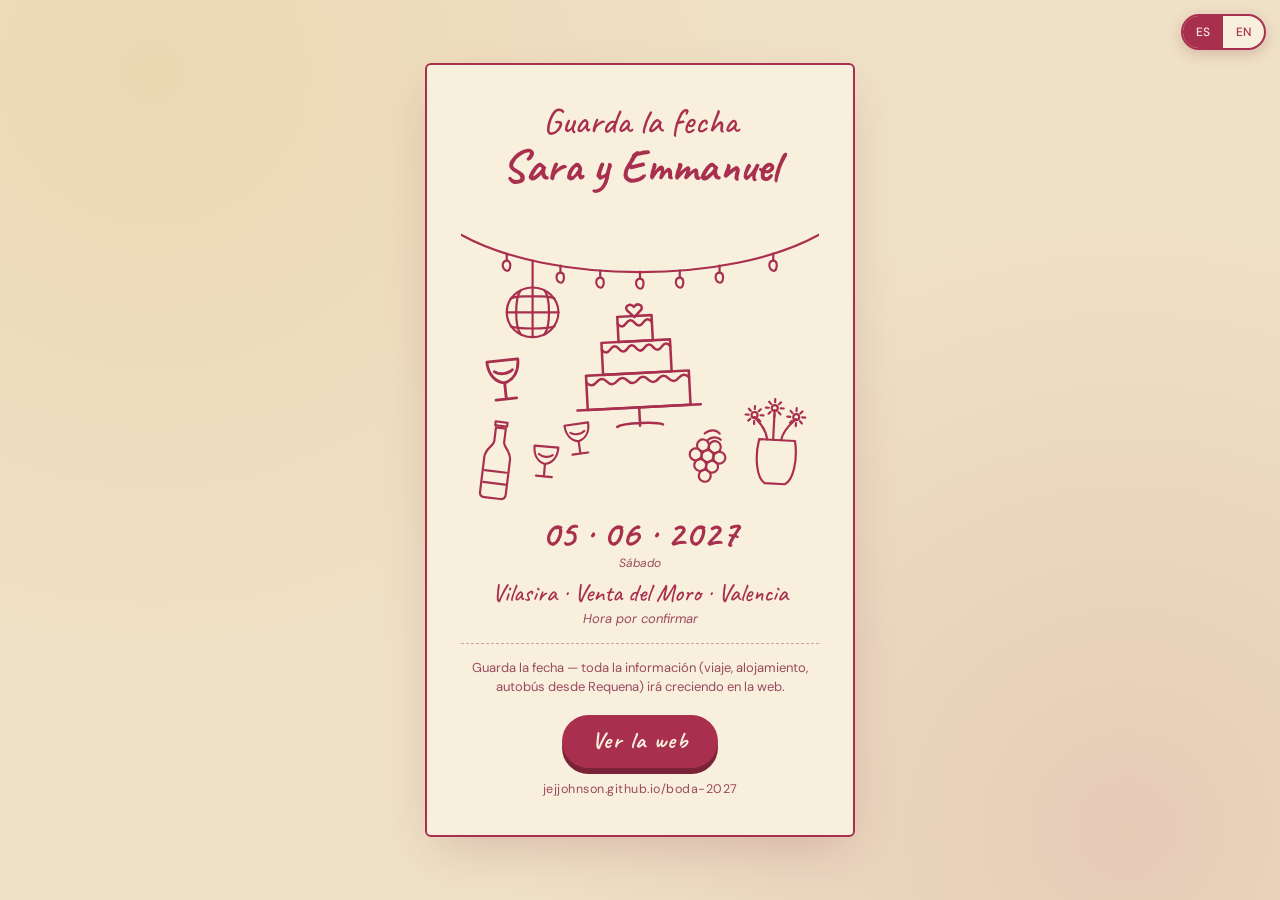
<file: save-the-date/candidatos/04-monolinea/index.html>
<!DOCTYPE html>
<html lang="es">
<head>
<meta charset="utf-8">
<meta name="viewport" content="width=device-width, initial-scale=1, viewport-fit=cover">
<title>Sara &amp; Emmanuel · Save the date · 5 junio 2027</title>
<style>
@font-face{font-family:"Lilita One";font-style:normal;font-weight:400;font-display:swap;src:url([data-uri]) format("woff2")}
@font-face{font-family:"Caveat";font-style:normal;font-weight:500;font-display:swap;src:url([data-uri]) format("woff2")}
@font-face{font-family:"Caveat";font-style:normal;font-weight:700;font-display:swap;src:url([data-uri]) format("woff2")}
@font-face{font-family:"DM Sans";font-style:normal;font-weight:400;font-display:swap;src:url([data-uri]) format("woff2")}
@font-face{font-family:"DM Sans";font-style:normal;font-weight:500;font-display:swap;src:url([data-uri]) format("woff2")}
@font-face{font-family:"DM Sans";font-style:italic;font-weight:400;font-display:swap;src:url([data-uri]) format("woff2")}

  :root{--grape:#A82F4E;--grape-dark:#7A2237;--acc:var(--grape);--cream:#F8EFDD;--paper:#EFE1C6;
    --ink:#7A2237;--sub:#9A4A5E;--line:rgba(168,47,78,.4);--shadow:rgba(122,34,55,.22)}
  body{background:var(--paper);color:var(--ink);
    background-image:radial-gradient(circle at 12% 8%,rgba(217,164,65,.14),transparent 45%),radial-gradient(circle at 88% 92%,rgba(168,47,78,.12),transparent 45%)}
  .hand-top{font-family:"Caveat",cursive;font-weight:500;font-size:clamp(28px,8vw,36px);line-height:1;text-align:center;color:var(--grape)}
  .hand-names{font-family:"Caveat",cursive;font-weight:700;font-size:clamp(32px,10vw,46px);line-height:1;text-align:center;color:var(--grape);margin-top:4px;white-space:nowrap}
  .scene{display:block;width:100%;height:auto;margin:6px 0 0}
  .hand-date{font-family:"Caveat",cursive;font-weight:700;font-size:clamp(30px,8.5vw,38px);line-height:1;text-align:center;color:var(--grape);margin-top:10px;letter-spacing:.02em}
  .hand-date small{display:block;font-family:"DM Sans",sans-serif;font-style:italic;font-weight:400;font-size:12px;letter-spacing:0;color:var(--sub);margin-top:4px}
  .hand-where{font-family:"Caveat",cursive;font-weight:500;font-size:clamp(20px,5.8vw,25px);line-height:1.15;text-align:center;color:var(--grape);margin-top:10px}
  .hand-where em{display:block;font-family:"DM Sans",sans-serif;font-style:italic;font-size:13px;color:var(--sub);margin-top:4px}
  .cta{display:block;margin:18px auto 0;width:fit-content;background:var(--grape);color:var(--cream);text-decoration:none;
    font-family:"Caveat",cursive;font-weight:700;letter-spacing:.06em;font-size:clamp(20px,5.4vw,23px);padding:9px 30px 10px;border-radius:999px;
    box-shadow:0 6px 0 var(--grape-dark);transition:transform .12s ease,box-shadow .12s ease}
  .cta:active{transform:translateY(4px);box-shadow:0 2px 0 var(--grape-dark)}


  *{box-sizing:border-box;margin:0;padding:0}
  html{-webkit-text-size-adjust:100%}
  body{min-height:100dvh;display:flex;align-items:center;justify-content:center;padding:clamp(12px,4vw,40px);line-height:1.5;
    font-family:"DM Sans",system-ui,-apple-system,"Segoe UI",sans-serif}
  .lang{position:fixed;top:14px;right:14px;z-index:20;display:flex;border:2px solid var(--acc);border-radius:999px;overflow:hidden;
    background:var(--cream);font-size:12px;letter-spacing:.08em;box-shadow:0 4px 14px var(--shadow)}
  .lang button{appearance:none;border:0;background:transparent;color:var(--acc);font:inherit;font-weight:500;padding:7px 13px;cursor:pointer}
  .lang button[aria-pressed="true"]{background:var(--acc);color:var(--cream)}
  [data-lang]{display:none}
  body.es [data-lang="es"],body.en [data-lang="en"]{display:block}
  span[data-lang]{display:none}
  body.es span[data-lang="es"],body.en span[data-lang="en"]{display:inline}
  .card{width:min(430px,100%);background:var(--cream);border-radius:6px;position:relative;overflow:hidden;
    padding:clamp(24px,7vw,38px) clamp(20px,6vw,34px) clamp(28px,7vw,36px);
    box-shadow:0 18px 50px -12px var(--shadow);border:2px solid var(--acc)}
  .note{margin-top:16px;padding-top:14px;border-top:1px dashed var(--line);text-align:center;font-size:13px;color:var(--sub)}
  .url{margin-top:12px;text-align:center;font-size:12.5px;letter-spacing:.04em;color:var(--sub)}

</style>
</head>
<body class="es">

<div class="lang" role="group" aria-label="Idioma / Language">
  <button id="btn-es" aria-pressed="true">ES</button>
  <button id="btn-en" aria-pressed="false">EN</button>
</div>

<main class="card">
  <p class="hand-top"><span data-lang="es">Guarda la fecha</span><span data-lang="en">Save the date</span></p>
  <h1 class="hand-names"><span data-lang="es">Sara y Emmanuel</span><span data-lang="en">Sara and Emmanuel</span></h1>

  <svg class="scene" viewBox="0 0 360 312" fill="none" stroke="#A82F4E" stroke-width="2.2" stroke-linecap="round" stroke-linejoin="round" aria-hidden="true">
    <defs>
      <g id="bulb"><path d="M0 0v7"/><path d="M0 7c-4 0-5 5-3 8s5 3 6 0 1-8-3-8z"/></g>
      <g id="copa"><path d="M0 0h24c0 10-5 16-12 17.5C5 16 0 10 0 0z"/><path d="M12 17.5V30M4 30h16"/><path d="M5 8c4 3 10 3 14 0"/></g>
      <g id="fl"><circle r="3"/><path d="M0-9v3M0 6v3M-9 0h3M6 0h3M-6-6l2 2M4 4l2 2M6-6l-2 2M-4 4l-2 2"/></g>
    </defs>
    <!-- guirnalda de luces, de lado a lado -->
    <path d="M0 40C90 90 270 90 360 40"/>
    <use href="#bulb" x="46" y="59"/><use href="#bulb" x="100" y="71"/><use href="#bulb" x="140" y="76"/><use href="#bulb" x="180" y="77"/><use href="#bulb" x="220" y="76"/><use href="#bulb" x="260" y="71"/><use href="#bulb" x="314" y="59"/>
    <!-- farolillo colgado de la guirnalda -->
    <path d="M72 66v26"/>
    <ellipse cx="72" cy="118" rx="26" ry="25"/>
    <path d="M72 93v50M50 104c6-3 38-3 44 0M50 132c6 3 38 3 44 0M46 118h52"/>
    <path d="M60 96c-6 8-6 36 0 44M84 96c6 8 6 36 0 44"/>
    <!-- tarta de tres pisos sobre pie, grande y un poco ladeada -->
    <g transform="translate(120,122) rotate(-3 50 60) scale(1.15)">
      <path d="M35 0h30v22H35z"/><path d="M35 6q3.75 5 7.5 0t7.5 0t7.5 0t7.5 0"/>
      <path d="M20 22h60v28H20z"/><path d="M20 28q3.75 5 7.5 0t7.5 0t7.5 0t7.5 0t7.5 0t7.5 0t7.5 0t7.5 0"/>
      <path d="M5 50h90v30H5z"/><path d="M5 56q4.5 5 9 0t9 0t9 0t9 0t9 0t9 0t9 0t9 0t9 0t9 0"/>
      <path d="M-4 80h108M50 80v16M30 96c6-3 34-3 40 0"/>
      <path d="M50-8c-3-4-9-1-6 3l6 6 6-6c3-4-3-7-6-3z"/>
    </g>
    <!-- copa grande a la izquierda -->
    <g transform="translate(26,168) rotate(-6) scale(1.3)"><use href="#copa"/></g>
    <!-- botella tumbada un poco, abajo a la izquierda -->
    <g transform="translate(22,226) rotate(7)"><path d="M13 0h12v4H13z"/><path d="M14 6h10v14c0 5 8 8 8 17v35c0 3-2 5-5 5H11c-3 0-5-2-5-5V37c0-9 8-12 8-17V6z"/><path d="M8 50h22M8 62h22"/></g>
    <!-- dos copas más, a distinta altura -->
    <g transform="translate(74,252) rotate(5)"><use href="#copa"/></g>
    <g transform="translate(104,232) rotate(-8)"><use href="#copa"/></g>
    <!-- uvas -->
    <g transform="translate(232,232) rotate(8)"><path d="M14 6c4-5 11-6 15-2M18 12c3-4 9-5 13-2"/><circle cx="14" cy="18" r="6"/><circle cx="26" cy="18" r="6"/><circle cx="8" cy="28" r="6"/><circle cx="20" cy="28" r="6"/><circle cx="32" cy="28" r="6"/><circle cx="14" cy="38" r="6"/><circle cx="26" cy="38" r="6"/><circle cx="20" cy="48" r="6"/></g>
    <!-- flores en jarrón -->
    <g transform="translate(292,205) rotate(3)"><path d="M10 40c-4 20 0 40 8 44h20c8-4 12-24 8-44z"/><path d="M24 40V10M18 40c-2-12-10-18-14-22M32 40c2-12 10-18 14-22"/>
      <use href="#fl" x="24" y="8"/><use href="#fl" x="4" y="16"/><use href="#fl" x="46" y="16"/></g>
  </svg>

  <p class="hand-date">05 · 06 · 2027<small><span data-lang="es">Sábado</span><span data-lang="en">Saturday</span></small></p>
  <p class="hand-where">Vilasira · Venta del Moro · Valencia<em><span data-lang="es">Hora por confirmar</span><span data-lang="en">Time to be confirmed</span></em></p>

  <p class="note"><span data-lang="es">Guarda la fecha — toda la información (viaje, alojamiento, autobús desde Requena) irá creciendo en la web.</span><span data-lang="en">Save the date — travel, lodging and the Requena shuttle details will keep growing on the website.</span></p>
  <a class="cta" href="../"><span data-lang="es">Ver la web</span><span data-lang="en">Open the website</span></a>
  <p class="url">jejjohnson.github.io/boda-2027</p>
</main>

<script>
  const b = document.body, es = document.getElementById('btn-es'), en = document.getElementById('btn-en');
  function set(l){ b.className = l; es.setAttribute('aria-pressed', l === 'es'); en.setAttribute('aria-pressed', l === 'en'); document.documentElement.lang = l; }
  es.onclick = () => set('es'); en.onclick = () => set('en');
</script>
</body>
</html>
</file>
<file: rsvp/rsvp.css>
/* RSVP · complementa los estilos de formulario de index.html (label, input, .radios, .card) */
[hidden]{display:none!important}
#rsvp-app{max-width:560px;margin:0 auto;display:grid;gap:16px}
#rsvp form{max-width:none}
#rsvp legend{
  float:left;width:100%;padding:0;margin-bottom:8px;
  font-size:12.5px;letter-spacing:.1em;text-transform:uppercase;color:var(--burgundy);font-weight:500;
}
#rsvp legend + *{clear:both}
#rsvp fieldset{min-width:0}
#rsvp .rsvp-person{position:relative}
#rsvp .rsvp-person legend.rsvp-name{
  font-family:"Caveat",cursive;font-weight:700;font-size:clamp(26px,6.5vw,30px);
  letter-spacing:0;text-transform:none;line-height:1.1;
}
#rsvp .rsvp-person > label{margin-bottom:12px}
#rsvp .rsvp-remove{
  position:absolute;top:12px;right:14px;background:none;border:0;cursor:pointer;font:inherit;
  font-size:12px;letter-spacing:.08em;text-transform:uppercase;color:var(--muted);text-decoration:underline;
}
#rsvp legend.rsvp-free{text-transform:none;letter-spacing:0;font-size:15px;font-weight:500}
#rsvp .if-yes,#rsvp .rsvp-household,#rsvp .rsvp-people{display:grid;gap:16px}
#rsvp .if-yes{margin-top:16px;padding-top:16px;border-top:1px dashed rgba(168,47,78,.35)}
#rsvp .radios label:has(input:checked){border-color:var(--burgundy);background:rgba(168,47,78,.07)}
#rsvp .radios input{accent-color:var(--burgundy)}
#rsvp .radios.stack label{flex-basis:100%}
#rsvp .missing .radios label,#rsvp .missing.rsvp-person{border-color:#C0392B}
#rsvp .missing > legend,#rsvp .missing > label{color:#C0392B}
#rsvp .rsvp-hello{
  text-align:center;font-family:"Caveat",cursive;font-weight:700;color:var(--burgundy);
  font-size:clamp(30px,8vw,38px);line-height:1.1;text-wrap:balance;
}
#rsvp .rsvp-deadline{margin-bottom:0}
#rsvp .rsvp-search{display:grid;gap:14px;justify-items:center}
#rsvp .rsvp-search > p:first-child{font-size:14.5px;justify-self:stretch}
#rsvp .rsvp-row2{display:grid;grid-template-columns:1fr 1fr;gap:12px;justify-self:stretch}
@media(max-width:420px){ #rsvp .rsvp-row2{grid-template-columns:1fr} }
#rsvp .rsvp-center{display:grid;gap:14px;justify-items:center;text-align:center}
#rsvp .rsvp-center p{font-size:14.5px}
#rsvp .rsvp-q{font-family:"Caveat",cursive;font-weight:700;font-size:clamp(26px,7vw,32px)!important;color:var(--burgundy);line-height:1.15;text-wrap:balance}
#rsvp .rsvp-q strong{font-weight:700}
#rsvp .rsvp-btns{display:flex;gap:12px;flex-wrap:wrap;justify-content:center}
#rsvp .rsvp-pick{display:grid;gap:10px;justify-self:stretch}
#rsvp .rsvp-choice{
  display:grid;gap:2px;text-align:left;font:inherit;cursor:pointer;color:var(--ink);
  background:var(--cream);border:1.5px solid rgba(168,47,78,.4);border-radius:10px;padding:12px 16px;
}
#rsvp .rsvp-choice strong{font-weight:500;font-size:16px;color:var(--burgundy)}
#rsvp .rsvp-choice span{font-size:13px;color:var(--muted)}
#rsvp .rsvp-choice:hover,#rsvp .rsvp-choice:focus-visible{border-color:var(--burgundy);background:rgba(168,47,78,.07)}
#rsvp .rsvp-add{justify-self:center}
#rsvp .rsvp-actions{display:grid;gap:10px;justify-items:center;margin-top:6px}
#rsvp .rsvp-msg{font-size:13.5px;color:var(--muted);text-align:center;font-style:italic}
#rsvp .rsvp-msg:empty{display:none}
#rsvp .rsvp-msg.err{color:#C0392B;font-style:normal}
#rsvp .rsvp-msg.ok{color:var(--burgundy);font-style:normal}
#rsvp .rsvp-thanks{text-align:center;display:grid;gap:10px;justify-items:center}
#rsvp .rsvp-hp{position:absolute;left:-9999px;width:1px;height:1px;opacity:0}
#rsvp .btn[disabled]{opacity:.55;cursor:wait}
</file>
